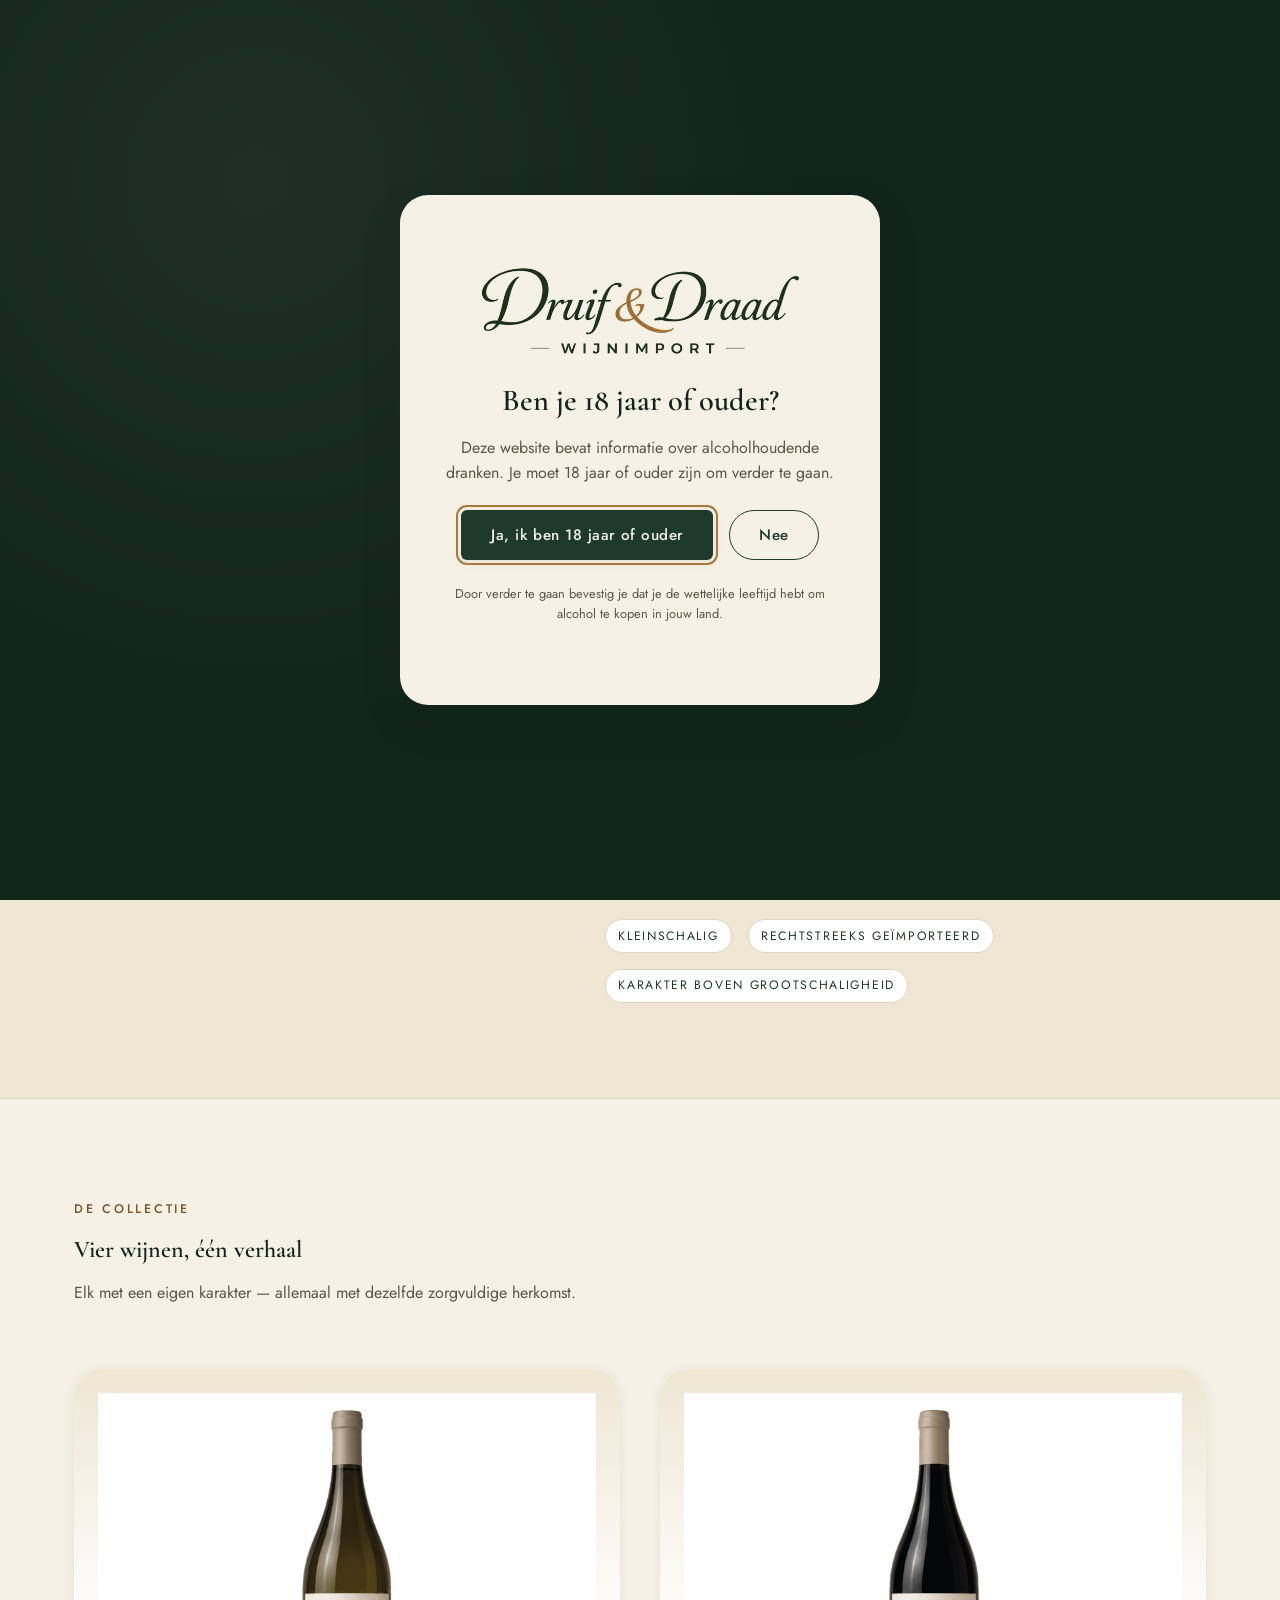
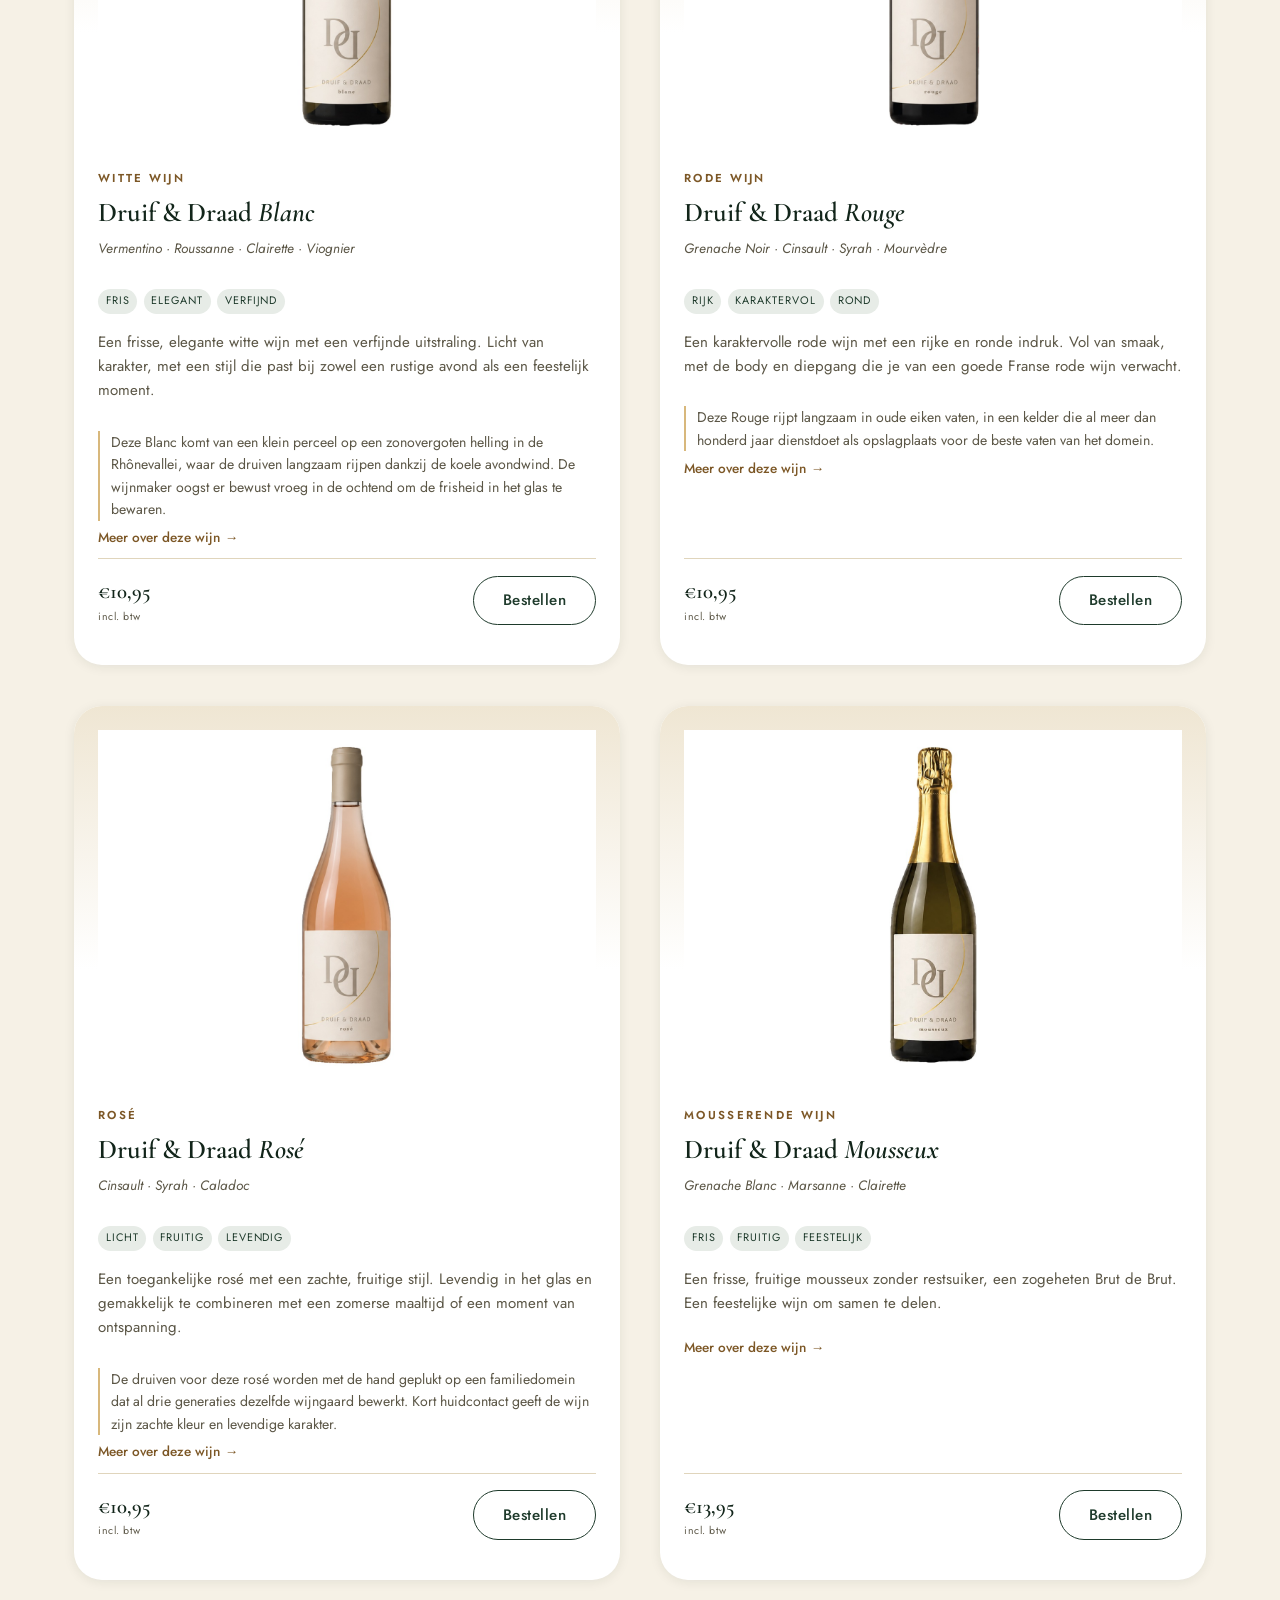
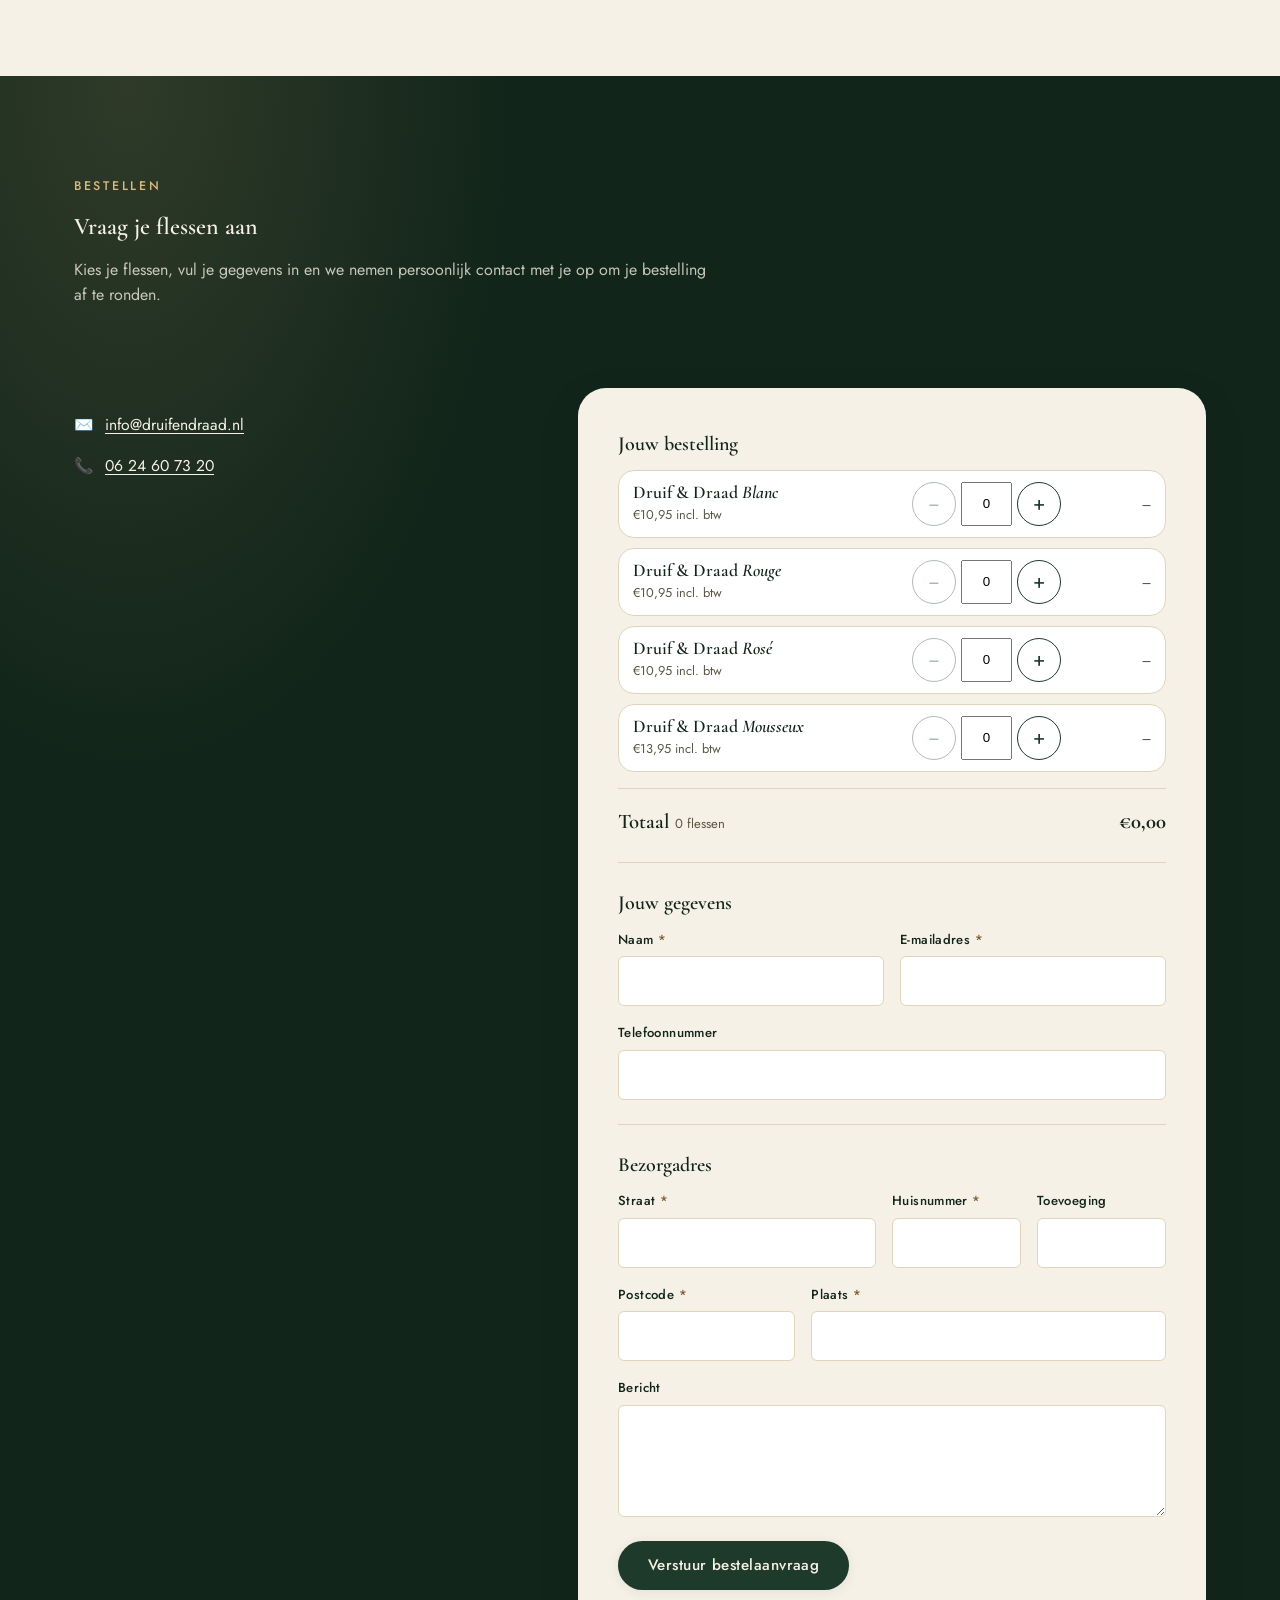
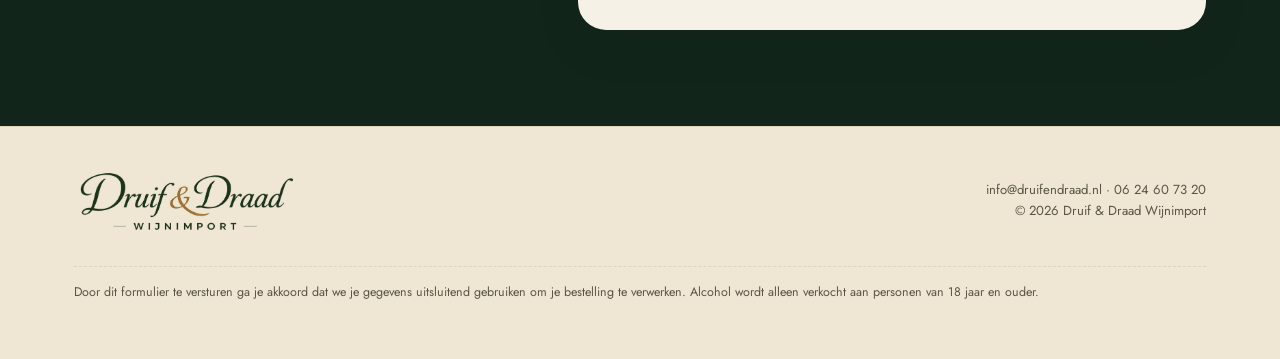
<file: index.html>
<!doctype html>
<html lang="nl">
<head>
  <meta charset="UTF-8">
  <meta name="viewport" content="width=device-width, initial-scale=1">
  <title>Druif &amp; Draad — Franse wijnen, rechtstreeks geïmporteerd</title>
  <meta name="description" content="Druif & Draad is een kleine, onafhankelijke wijnimporteur van Franse wijnen: Blanc, Rouge, Rosé en Mousseux, met zorg geselecteerd bij kleinschalige domeinen.">

  <link rel="icon" type="image/svg+xml" href="assets/img/favicon.svg">
  <link rel="icon" type="image/png" sizes="32x32" href="assets/img/favicon-32.png">
  <link rel="apple-touch-icon" href="assets/img/apple-touch-icon.png">

  <link rel="preconnect" href="https://fonts.googleapis.com">
  <link rel="preconnect" href="https://fonts.gstatic.com" crossorigin>
  <link href="https://fonts.googleapis.com/css2?family=Cormorant+Garamond:ital,wght@0,500;0,600;0,700;1,500;1,600&family=Jost:wght@400;500;600&display=swap" rel="stylesheet">

  <link rel="stylesheet" href="css/style.css">
</head>
<body>
  <a class="skip-link" href="#main-content" data-i18n="skip">Ga naar hoofdinhoud</a>

  <!-- ================= Age gate ================= -->
  <div class="age-gate" id="age-gate" role="dialog" aria-modal="true" aria-labelledby="age-gate-title">
    <div class="age-gate__card" id="age-gate-card">
      <img class="age-gate__logo" src="assets/img/logo.png" width="657" height="196" alt="Druif &amp; Draad Wijnimport">
      <h2 id="age-gate-title" data-i18n="gate.title">Ben je 18 jaar of ouder?</h2>
      <p data-i18n="gate.text">Deze website bevat informatie over alcoholhoudende dranken. Je moet 18 jaar of ouder zijn om verder te gaan.</p>
      <div class="age-gate__actions">
        <button type="button" class="btn btn-primary" id="age-yes" data-i18n="gate.yes">Ja, ik ben 18 jaar of ouder</button>
        <button type="button" class="btn btn-ghost" id="age-no" data-i18n="gate.no">Nee</button>
      </div>
      <p class="age-gate__note" data-i18n="gate.note">Door verder te gaan bevestig je dat je de wettelijke leeftijd hebt om alcohol te kopen in jouw land.</p>
    </div>
  </div>

  <!-- ================= Header ================= -->
  <header class="site-header" id="site-header">
    <div class="container site-header__bar">
      <a class="brand" href="#top">
        <img src="assets/img/logo.png" width="657" height="196" alt="Druif &amp; Draad Wijnimport">
      </a>

      <button class="nav-toggle" id="nav-toggle" aria-expanded="false" aria-controls="site-nav">
        <span class="visually-hidden" data-i18n="nav.toggle">Menu</span>
        <span></span>
      </button>

      <nav class="site-nav" id="site-nav">
        <ul class="nav-links">
          <li><a href="#verhaal" data-i18n="nav.story">Ons verhaal</a></li>
          <li><a href="#wijnen" data-i18n="nav.wines">Wijnen</a></li>
          <li><a href="#bestellen" data-i18n="nav.order">Bestellen</a></li>
          <li><a href="#contact" data-i18n="nav.contact">Contact</a></li>
        </ul>
        <div class="lang-switch" role="group" aria-label="Taal / Language">
          <button type="button" id="lang-nl" aria-pressed="true">NL</button>
          <button type="button" id="lang-en" aria-pressed="false">EN</button>
        </div>
      </nav>
    </div>
  </header>

  <main id="main-content">
    <!-- ================= Hero ================= -->
    <section class="hero" id="top">
      <div class="container">
        <div class="hero__copy reveal">
          <span class="eyebrow" data-i18n="hero.eyebrow">Wijnimport uit Frankrijk</span>
          <h1 class="hero__tagline" data-i18n="hero.tagline">Ontdek. Proef. <em>Deel.</em></h1>
          <p class="hero__lede" data-i18n="hero.lede">Vier Franse wijnen, rechtstreeks geïmporteerd van kleinschalige domeinen — geselecteerd op karakter, niet op grootschaligheid.</p>
          <div class="hero__actions">
            <a class="btn btn-primary" href="#wijnen" data-i18n="hero.cta1">Bekijk de wijnen</a>
            <a class="btn btn-ghost" href="#verhaal" data-i18n="hero.cta2">Ons verhaal</a>
          </div>
        </div>
        <div class="hero__visual reveal">
          <img src="assets/img/wines-group.jpg" width="1400" height="990" alt="Druif &amp; Draad Blanc, Rouge, Rosé en Mousseux naast elkaar" loading="eager" decoding="async">
          <span class="hero__badge" data-i18n="hero.badge">Blanc · Rouge · Rosé · Mousseux</span>
        </div>
      </div>
    </section>

    <!-- ================= Story ================= -->
    <section class="story" id="verhaal">
      <div class="container">
        <div class="reveal">
          <span class="story__mark" aria-hidden="true">&amp;</span>
          <span class="eyebrow" data-i18n="story.eyebrow">Ons verhaal</span>
          <h2 data-i18n="story.heading">De draad tussen wijngaard en tafel</h2>
        </div>
        <div class="reveal">
          <p class="story__text" data-i18n="story.text">Druif &amp; Draad is een kleine, onafhankelijke wijnimporteur die zich richt op wijnen uit Frankrijk. Het idee ontstond uit een liefde voor Franse wijngaarden en het verlangen om die kwaliteit rechtstreeks, zonder omwegen, naar Nederlandse tafels te brengen. Elke fles wordt met zorg geselecteerd bij kleinschalige domeinen, met aandacht voor karakter boven grootschaligheid. De naam verwijst naar de druif zelf en de draad die de wijngaard, de wijnmaker en de mensen die samen een glas delen met elkaar verbindt.</p>
          <ul class="story__keywords">
            <li data-i18n="story.kw1">Kleinschalig</li>
            <li data-i18n="story.kw2">Rechtstreeks geïmporteerd</li>
            <li data-i18n="story.kw3">Karakter boven grootschaligheid</li>
          </ul>
        </div>
      </div>
    </section>

    <!-- ================= Wines ================= -->
    <section class="wines" id="wijnen">
      <div class="container">
        <div class="section-heading reveal">
          <span class="eyebrow" data-i18n="wines.eyebrow">De collectie</span>
          <h2 data-i18n="wines.heading">Vier wijnen, één verhaal</h2>
          <p data-i18n="wines.sub">Elk met een eigen karakter — allemaal met dezelfde zorgvuldige herkomst.</p>
        </div>

        <div class="wines-grid">
          <!-- Blanc -->
          <article class="wine-card reveal">
            <a class="wine-card__figure" href="wijn-blanc.html" aria-label="Meer over Druif &amp; Draad Blanc">
              <img src="assets/img/wine-blanc.jpg" width="1400" height="990" alt="Fles Druif &amp; Draad Blanc" loading="lazy" decoding="async">
            </a>
            <div class="wine-card__body">
              <span class="wine-card__type" data-i18n="wine.blanc.type">Witte wijn</span>
              <h3 class="wine-card__name"><a href="wijn-blanc.html">Druif &amp; Draad <em>Blanc</em></a></h3>
              <p class="wine-card__grapes">Vermentino · Roussanne · Clairette · Viognier</p>
              <ul class="wine-card__keywords">
                <li data-i18n="wine.blanc.kw1">Fris</li>
                <li data-i18n="wine.blanc.kw2">Elegant</li>
                <li data-i18n="wine.blanc.kw3">Verfijnd</li>
              </ul>
              <p class="wine-card__desc" data-i18n="wine.blanc.desc">Een frisse, elegante witte wijn met een verfijnde uitstraling. Licht van karakter, met een stijl die past bij zowel een rustige avond als een feestelijk moment.</p>
              <p class="wine-card__story" data-i18n="wine.blanc.story">Deze Blanc komt van een klein perceel op een zonovergoten helling in de Rhônevallei, waar de druiven langzaam rijpen dankzij de koele avondwind. De wijnmaker oogst er bewust vroeg in de ochtend om de frisheid in het glas te bewaren.</p>
              <a class="wine-card__more" href="wijn-blanc.html" data-i18n="wine.moreCta">Meer over deze wijn <span aria-hidden="true">&rarr;</span></a>
              <div class="wine-card__footer">
                <div class="wine-card__price" data-price-for="blanc">&euro;10,95 <span data-i18n="wine.priceNote">incl. btw</span></div>
                <button type="button" class="btn btn-ghost btn-order-wine" data-wine="blanc" data-i18n="wine.orderCta">Bestellen</button>
              </div>
            </div>
          </article>

          <!-- Rouge -->
          <article class="wine-card reveal">
            <a class="wine-card__figure" href="wijn-rouge.html" aria-label="Meer over Druif &amp; Draad Rouge">
              <img src="assets/img/wine-rouge.jpg" width="1400" height="990" alt="Fles Druif &amp; Draad Rouge" loading="lazy" decoding="async">
            </a>
            <div class="wine-card__body">
              <span class="wine-card__type" data-i18n="wine.rouge.type">Rode wijn</span>
              <h3 class="wine-card__name"><a href="wijn-rouge.html">Druif &amp; Draad <em>Rouge</em></a></h3>
              <p class="wine-card__grapes">Grenache Noir · Cinsault · Syrah · Mourv&egrave;dre</p>
              <ul class="wine-card__keywords">
                <li data-i18n="wine.rouge.kw1">Rijk</li>
                <li data-i18n="wine.rouge.kw2">Karaktervol</li>
                <li data-i18n="wine.rouge.kw3">Rond</li>
              </ul>
              <p class="wine-card__desc" data-i18n="wine.rouge.desc">Een karaktervolle rode wijn met een rijke en ronde indruk. Vol van smaak, met de body en diepgang die je van een goede Franse rode wijn verwacht.</p>
              <p class="wine-card__story" data-i18n="wine.rouge.story">Deze Rouge rijpt langzaam in oude eiken vaten, in een kelder die al meer dan honderd jaar dienstdoet als opslagplaats voor de beste vaten van het domein.</p>
              <a class="wine-card__more" href="wijn-rouge.html" data-i18n="wine.moreCta">Meer over deze wijn <span aria-hidden="true">&rarr;</span></a>
              <div class="wine-card__footer">
                <div class="wine-card__price" data-price-for="rouge">&euro;10,95 <span data-i18n="wine.priceNote">incl. btw</span></div>
                <button type="button" class="btn btn-ghost btn-order-wine" data-wine="rouge" data-i18n="wine.orderCta">Bestellen</button>
              </div>
            </div>
          </article>

          <!-- Rosé -->
          <article class="wine-card reveal">
            <a class="wine-card__figure" href="wijn-rose.html" aria-label="Meer over Druif &amp; Draad Ros&eacute;">
              <img src="assets/img/wine-rose.jpg" width="1400" height="990" alt="Fles Druif &amp; Draad Ros&eacute;" loading="lazy" decoding="async">
            </a>
            <div class="wine-card__body">
              <span class="wine-card__type" data-i18n="wine.rose.type">Rosé</span>
              <h3 class="wine-card__name"><a href="wijn-rose.html">Druif &amp; Draad <em>Ros&eacute;</em></a></h3>
              <p class="wine-card__grapes">Cinsault · Syrah · Caladoc</p>
              <ul class="wine-card__keywords">
                <li data-i18n="wine.rose.kw1">Licht</li>
                <li data-i18n="wine.rose.kw2">Fruitig</li>
                <li data-i18n="wine.rose.kw3">Levendig</li>
              </ul>
              <p class="wine-card__desc" data-i18n="wine.rose.desc">Een toegankelijke ros&eacute; met een zachte, fruitige stijl. Levendig in het glas en gemakkelijk te combineren met een zomerse maaltijd of een moment van ontspanning.</p>
              <p class="wine-card__story" data-i18n="wine.rose.story">De druiven voor deze ros&eacute; worden met de hand geplukt op een familiedomein dat al drie generaties dezelfde wijngaard bewerkt. Kort huidcontact geeft de wijn zijn zachte kleur en levendige karakter.</p>
              <a class="wine-card__more" href="wijn-rose.html" data-i18n="wine.moreCta">Meer over deze wijn <span aria-hidden="true">&rarr;</span></a>
              <div class="wine-card__footer">
                <div class="wine-card__price" data-price-for="rose">&euro;10,95 <span data-i18n="wine.priceNote">incl. btw</span></div>
                <button type="button" class="btn btn-ghost btn-order-wine" data-wine="rose" data-i18n="wine.orderCta">Bestellen</button>
              </div>
            </div>
          </article>
          <!-- Mousseux -->
          <article class="wine-card reveal">
            <a class="wine-card__figure" href="wijn-mousseux.html" aria-label="Meer over Druif &amp; Draad Mousseux">
              <img src="assets/img/wine-mousseux.jpg" width="1400" height="990" alt="Fles Druif &amp; Draad Mousseux" loading="lazy" decoding="async">
            </a>
            <div class="wine-card__body">
              <span class="wine-card__type" data-i18n="wine.mousseux.type">Mousserende wijn</span>
              <h3 class="wine-card__name"><a href="wijn-mousseux.html">Druif &amp; Draad <em>Mousseux</em></a></h3>
              <p class="wine-card__grapes">Grenache Blanc · Marsanne · Clairette</p>
              <ul class="wine-card__keywords">
                <li data-i18n="wine.mousseux.kw1">Fris</li>
                <li data-i18n="wine.mousseux.kw2">Fruitig</li>
                <li data-i18n="wine.mousseux.kw3">Feestelijk</li>
              </ul>
              <p class="wine-card__desc" data-i18n="wine.mousseux.desc">Een frisse, fruitige mousseux zonder restsuiker, een zogeheten Brut de Brut. Een feestelijke wijn om samen te delen.</p>
              <a class="wine-card__more" href="wijn-mousseux.html" data-i18n="wine.moreCta">Meer over deze wijn <span aria-hidden="true">&rarr;</span></a>
              <div class="wine-card__footer">
                <div class="wine-card__price" data-price-for="mousseux">&euro;13,95 <span data-i18n="wine.priceNote">incl. btw</span></div>
                <button type="button" class="btn btn-ghost btn-order-wine" data-wine="mousseux" data-i18n="wine.orderCta">Bestellen</button>
              </div>
            </div>
          </article>
        </div>
      </div>
    </section>

    <!-- ================= Order ================= -->
    <section class="order" id="bestellen">
      <div class="container">
        <div class="section-heading reveal">
          <span class="eyebrow" data-i18n="order.eyebrow">Bestellen</span>
          <h2 data-i18n="order.heading">Vraag je flessen aan</h2>
          <p data-i18n="order.sub">Kies je flessen, vul je gegevens in en we nemen persoonlijk contact met je op om je bestelling af te ronden.</p>
        </div>

        <div class="order-layout">
          <div class="reveal">
            <ul class="order-info__list">
              <li>✉️ <a href="mailto:info@druifendraad.nl">info@druifendraad.nl</a></li>
              <li>📞 <a href="tel:+31624607320">06 24 60 73 20</a></li>
            </ul>
          </div>

          <form class="order-form reveal" id="order-form" novalidate>
            <p class="visually-hidden" aria-hidden="true">
              <label>Niet invullen <input type="text" name="_gotcha" tabindex="-1" autocomplete="off"></label>
            </p>
            <fieldset class="order-fieldset">
              <legend data-i18n="order.yourOrder">Jouw bestelling</legend>
              <div class="order-lines">
                <div class="order-line" data-wine="blanc" data-name="Blanc" data-price="10.95">
                  <div class="order-line__info">
                    <span class="order-line__name">Druif &amp; Draad <em>Blanc</em></span>
                    <span class="order-line__price" data-price-for="blanc">&euro;10,95 <span data-i18n="wine.priceNote">incl. btw</span></span>
                  </div>
                  <div class="stepper">
                    <button type="button" class="stepper__btn" data-step="-1" data-i18n-aria="order.less" aria-label="Minder">&minus;</button>
                    <input class="order-qty" type="number" name="aantal_blanc" min="0" max="99" value="0" inputmode="numeric" data-i18n-aria="order.qtyBlanc" aria-label="Aantal flessen Blanc">
                    <button type="button" class="stepper__btn" data-step="1" data-i18n-aria="order.more" aria-label="Meer">+</button>
                  </div>
                  <span class="order-line__sub">&ndash;</span>
                </div>

                <div class="order-line" data-wine="rouge" data-name="Rouge" data-price="10.95">
                  <div class="order-line__info">
                    <span class="order-line__name">Druif &amp; Draad <em>Rouge</em></span>
                    <span class="order-line__price" data-price-for="rouge">&euro;10,95 <span data-i18n="wine.priceNote">incl. btw</span></span>
                  </div>
                  <div class="stepper">
                    <button type="button" class="stepper__btn" data-step="-1" data-i18n-aria="order.less" aria-label="Minder">&minus;</button>
                    <input class="order-qty" type="number" name="aantal_rouge" min="0" max="99" value="0" inputmode="numeric" data-i18n-aria="order.qtyRouge" aria-label="Aantal flessen Rouge">
                    <button type="button" class="stepper__btn" data-step="1" data-i18n-aria="order.more" aria-label="Meer">+</button>
                  </div>
                  <span class="order-line__sub">&ndash;</span>
                </div>

                <div class="order-line" data-wine="rose" data-name="Rosé" data-price="10.95">
                  <div class="order-line__info">
                    <span class="order-line__name">Druif &amp; Draad <em>Ros&eacute;</em></span>
                    <span class="order-line__price" data-price-for="rose">&euro;10,95 <span data-i18n="wine.priceNote">incl. btw</span></span>
                  </div>
                  <div class="stepper">
                    <button type="button" class="stepper__btn" data-step="-1" data-i18n-aria="order.less" aria-label="Minder">&minus;</button>
                    <input class="order-qty" type="number" name="aantal_rose" min="0" max="99" value="0" inputmode="numeric" data-i18n-aria="order.qtyRose" aria-label="Aantal flessen Rosé">
                    <button type="button" class="stepper__btn" data-step="1" data-i18n-aria="order.more" aria-label="Meer">+</button>
                  </div>
                  <span class="order-line__sub">&ndash;</span>
                </div>

                <div class="order-line" data-wine="mousseux" data-name="Mousseux" data-price="13.95">
                  <div class="order-line__info">
                    <span class="order-line__name">Druif &amp; Draad <em>Mousseux</em></span>
                    <span class="order-line__price" data-price-for="mousseux">&euro;13,95 <span data-i18n="wine.priceNote">incl. btw</span></span>
                  </div>
                  <div class="stepper">
                    <button type="button" class="stepper__btn" data-step="-1" data-i18n-aria="order.less" aria-label="Minder">&minus;</button>
                    <input class="order-qty" type="number" name="aantal_mousseux" min="0" max="99" value="0" inputmode="numeric" data-i18n-aria="order.qtyMousseux" aria-label="Aantal flessen Mousseux">
                    <button type="button" class="stepper__btn" data-step="1" data-i18n-aria="order.more" aria-label="Meer">+</button>
                  </div>
                  <span class="order-line__sub">&ndash;</span>
                </div>
              </div>

              <div class="order-total" aria-live="polite">
                <span><span data-i18n="order.total">Totaal</span> <small id="order-total-count">0 flessen</small></span>
                <strong id="order-total-amount">&euro;0,00</strong>
              </div>
              <p class="order-lines-error" id="order-lines-error" role="alert" hidden></p>
            </fieldset>

            <fieldset class="order-fieldset">
              <legend data-i18n="order.contact">Jouw gegevens</legend>
              <div class="form-row two-col">
                <div class="field">
                  <label for="f-name" class="field-required" data-i18n="order.name">Naam</label>
                  <input type="text" id="f-name" name="naam" autocomplete="name" required>
                </div>
                <div class="field">
                  <label for="f-email" class="field-required" data-i18n="order.email">E-mailadres</label>
                  <input type="email" id="f-email" name="email" autocomplete="email" required>
                </div>
              </div>
              <div class="field">
                <label for="f-phone" data-i18n="order.phone">Telefoonnummer <span class="hint" data-i18n="order.optional">(optioneel)</span></label>
                <input type="tel" id="f-phone" name="telefoon" autocomplete="tel">
              </div>
            </fieldset>

            <fieldset class="order-fieldset">
              <legend data-i18n="order.address">Bezorgadres</legend>
              <div class="form-row address-street">
                <div class="field">
                  <label for="f-street" class="field-required" data-i18n="order.street">Straat</label>
                  <input type="text" id="f-street" name="straat" autocomplete="address-line1" required>
                </div>
                <div class="field">
                  <label for="f-number" class="field-required" data-i18n="order.houseNumber">Huisnummer</label>
                  <input type="text" id="f-number" name="huisnummer" inputmode="numeric" autocomplete="off" required>
                </div>
                <div class="field">
                  <label for="f-addition" data-i18n="order.addition">Toevoeging</label>
                  <input type="text" id="f-addition" name="toevoeging" autocomplete="off">
                </div>
              </div>
              <div class="form-row address-city">
                <div class="field">
                  <label for="f-postcode" class="field-required" data-i18n="order.postcode">Postcode</label>
                  <input type="text" id="f-postcode" name="postcode" autocomplete="postal-code" pattern="[1-9][0-9]{3} ?[A-Za-z]{2}" maxlength="7" required>
                </div>
                <div class="field">
                  <label for="f-city" class="field-required" data-i18n="order.city">Plaats</label>
                  <input type="text" id="f-city" name="plaats" autocomplete="address-level2" required>
                </div>
              </div>
            </fieldset>

            <div class="field">
              <label for="f-message" data-i18n="order.message">Bericht <span class="hint" data-i18n="order.optional">(optioneel)</span></label>
              <textarea id="f-message" name="bericht" rows="3"></textarea>
            </div>

            <div class="order-form__footer">
              <button type="submit" class="btn btn-primary" id="order-submit" data-loading="false">
                <span class="btn-spinner" aria-hidden="true"></span>
                <span class="btn-label" data-i18n="order.submit">Verstuur bestelaanvraag</span>
              </button>
              <p class="form-status" id="form-status" role="status" aria-live="polite"></p>
            </div>
          </form>
        </div>
      </div>
    </section>
  </main>

  <!-- ================= Footer ================= -->
  <footer class="site-footer" id="contact">
    <div class="container">
      <div class="site-footer__brand">
        <img src="assets/img/logo.png" width="657" height="196" alt="" aria-hidden="true">
      </div>
      <div class="site-footer__meta">
        <p>info@druifendraad.nl · 06 24 60 73 20</p>
        <p>&copy; <span id="year"></span> Druif &amp; Draad Wijnimport</p>
      </div>
      <p class="site-footer__legal-note" data-i18n="footer.legal">Door dit formulier te versturen ga je akkoord dat we je gegevens uitsluitend gebruiken om je bestelling te verwerken. Alcohol wordt alleen verkocht aan personen van 18 jaar en ouder.</p>
    </div>
  </footer>

  <script src="js/config.js"></script>
  <script src="js/main.js"></script>
</body>
</html>
</file>
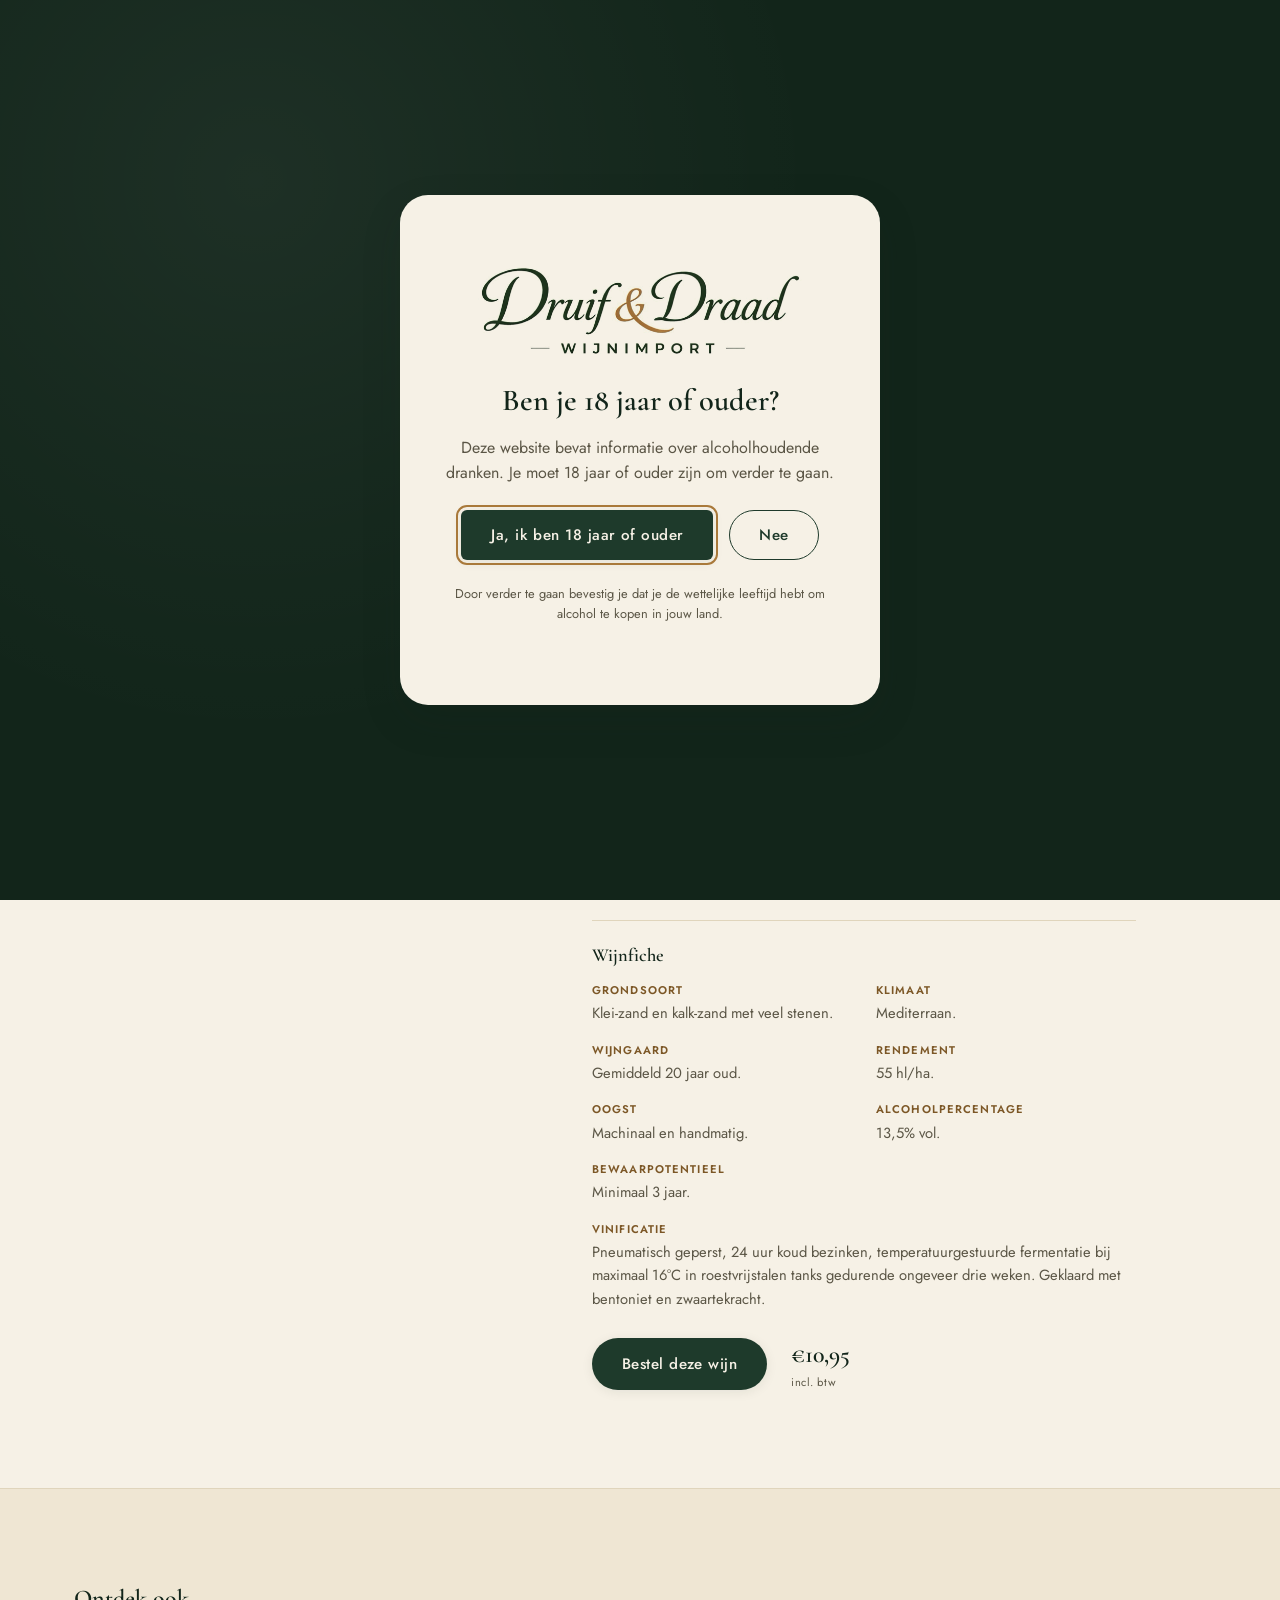
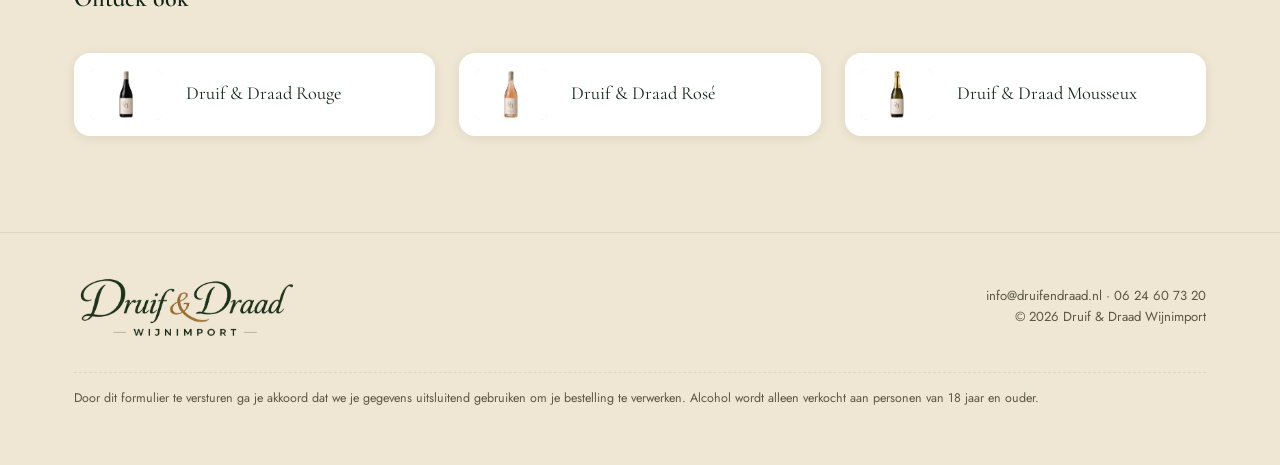
<file: wijn-blanc.html>
<!doctype html>
<html lang="nl">
<head>
  <meta charset="UTF-8">
  <meta name="viewport" content="width=device-width, initial-scale=1">
  <title>Druif &amp; Draad Blanc — Franse witte wijn</title>
  <meta name="description" content="Druif & Draad Blanc: een frisse, elegante witte wijn van Vermentino, Roussanne, Clairette en Viognier, biologisch geteeld in het mediterrane zuiden van Frankrijk.">

  <link rel="icon" type="image/svg+xml" href="assets/img/favicon.svg">
  <link rel="icon" type="image/png" sizes="32x32" href="assets/img/favicon-32.png">
  <link rel="apple-touch-icon" href="assets/img/apple-touch-icon.png">

  <link rel="preconnect" href="https://fonts.googleapis.com">
  <link rel="preconnect" href="https://fonts.gstatic.com" crossorigin>
  <link href="https://fonts.googleapis.com/css2?family=Cormorant+Garamond:ital,wght@0,500;0,600;0,700;1,500;1,600&family=Jost:wght@400;500;600&display=swap" rel="stylesheet">

  <link rel="stylesheet" href="css/style.css">
</head>
<body>
  <a class="skip-link" href="#main-content" data-i18n="skip">Ga naar hoofdinhoud</a>

  <!-- ================= Age gate ================= -->
  <div class="age-gate" id="age-gate" role="dialog" aria-modal="true" aria-labelledby="age-gate-title">
    <div class="age-gate__card" id="age-gate-card">
      <img class="age-gate__logo" src="assets/img/logo.png" width="657" height="196" alt="Druif &amp; Draad Wijnimport">
      <h2 id="age-gate-title" data-i18n="gate.title">Ben je 18 jaar of ouder?</h2>
      <p data-i18n="gate.text">Deze website bevat informatie over alcoholhoudende dranken. Je moet 18 jaar of ouder zijn om verder te gaan.</p>
      <div class="age-gate__actions">
        <button type="button" class="btn btn-primary" id="age-yes" data-i18n="gate.yes">Ja, ik ben 18 jaar of ouder</button>
        <button type="button" class="btn btn-ghost" id="age-no" data-i18n="gate.no">Nee</button>
      </div>
      <p class="age-gate__note" data-i18n="gate.note">Door verder te gaan bevestig je dat je de wettelijke leeftijd hebt om alcohol te kopen in jouw land.</p>
    </div>
  </div>

  <!-- ================= Header ================= -->
  <header class="site-header" id="site-header">
    <div class="container site-header__bar">
      <a class="brand" href="index.html#top">
        <img src="assets/img/logo.png" width="657" height="196" alt="Druif &amp; Draad Wijnimport">
      </a>

      <button class="nav-toggle" id="nav-toggle" aria-expanded="false" aria-controls="site-nav">
        <span class="visually-hidden" data-i18n="nav.toggle">Menu</span>
        <span></span>
      </button>

      <nav class="site-nav" id="site-nav">
        <ul class="nav-links">
          <li><a href="index.html#verhaal" data-i18n="nav.story">Ons verhaal</a></li>
          <li><a href="index.html#wijnen" data-i18n="nav.wines">Wijnen</a></li>
          <li><a href="index.html#bestellen" data-i18n="nav.order">Bestellen</a></li>
          <li><a href="index.html#contact" data-i18n="nav.contact">Contact</a></li>
        </ul>
        <div class="lang-switch" role="group" aria-label="Taal / Language">
          <button type="button" id="lang-nl" aria-pressed="true">NL</button>
          <button type="button" id="lang-en" aria-pressed="false">EN</button>
        </div>
      </nav>
    </div>
  </header>

  <main id="main-content">
    <!-- ================= Wine detail ================= -->
    <section class="wine-detail">
      <div class="container">
        <a class="wine-detail__back" href="index.html#wijnen" data-i18n="winepage.back">&larr; Alle wijnen</a>

        <div class="wine-detail__layout">
          <div class="wine-detail__visual reveal">
            <img src="assets/img/wine-blanc.jpg" width="1400" height="990" alt="Fles Druif &amp; Draad Blanc" loading="eager" decoding="async">
          </div>
          <div class="wine-detail__copy reveal">
            <span class="wine-card__type" data-i18n="wine.blanc.type">Witte wijn</span>
            <h1 class="wine-detail__name">Druif &amp; Draad <em>Blanc</em></h1>
            <p class="wine-card__grapes">Vermentino · Roussanne · Clairette · Viognier</p>
            <div class="wine-detail__badges">
              <span class="wine-detail__classification" data-i18n="wine.blanc.classification">Vin de Pays de M&eacute;diterran&eacute;e</span>
              <span class="wine-detail__badge" data-i18n="wine.blanc.badge1">Biologisch</span>
              <span class="wine-detail__badge" data-i18n="wine.blanc.badge2">Vegan</span>
            </div>
            <ul class="wine-card__keywords">
              <li data-i18n="wine.blanc.kw1">Fris</li>
              <li data-i18n="wine.blanc.kw2">Elegant</li>
              <li data-i18n="wine.blanc.kw3">Verfijnd</li>
            </ul>
            <p class="wine-detail__desc" data-i18n="wine.blanc.desc">Een frisse, elegante witte wijn met een verfijnde uitstraling. Licht van karakter, met een stijl die past bij zowel een rustige avond als een feestelijk moment.</p>
            <p class="wine-detail__story" data-i18n="wine.blanc.storyFull">Deze Blanc komt van een klein perceel op een zonovergoten helling in de Rhônevallei, waar de druiven langzaam rijpen dankzij de koele avondwind. De wijnmaker oogst er bewust vroeg in de ochtend om de frisheid in het glas te bewaren. Het resultaat is een wijn die de rust van die heuvel in elke slok meedraagt.</p>

            <span class="wine-card__type" data-i18n="winepage.tastingLabel">Proeverij</span>
            <p class="wine-detail__desc" data-i18n="wine.blanc.tasting">Een witte wijn vol fruit, met aroma&rsquo;s van abrikoos, perzik, ananas en een vleugje venkel. De smaak is vol, rond en aangenaam vet, met een lange, elegante afdronk.</p>

            <div class="wine-detail__meta">
              <span class="wine-detail__meta-label" data-i18n="winepage.serveLabel">Serveertip</span>
              <p data-i18n="wine.blanc.pairing">Heerlijk als aperitief of bij de maaltijd &mdash; en verrassend lekker bij een kaasplateau.</p>
            </div>

            <div class="wine-detail__specs">
              <h2 data-i18n="winepage.specsHeading">Wijnfiche</h2>
              <dl>
                <div><dt data-i18n="specs.soil">Grondsoort</dt><dd data-i18n="wine.blanc.spec.soil">Klei-zand en kalk-zand met veel stenen.</dd></div>
                <div><dt data-i18n="specs.climate">Klimaat</dt><dd data-i18n="wine.blanc.spec.climate">Mediterraan.</dd></div>
                <div><dt data-i18n="specs.vineyard">Wijngaard</dt><dd data-i18n="wine.blanc.spec.vineyard">Gemiddeld 20 jaar oud.</dd></div>
                <div><dt data-i18n="specs.yield">Rendement</dt><dd data-i18n="wine.blanc.spec.yield">55 hl/ha.</dd></div>
                <div><dt data-i18n="specs.harvest">Oogst</dt><dd data-i18n="wine.blanc.spec.harvest">Machinaal en handmatig.</dd></div>
                <div><dt data-i18n="specs.abv">Alcoholpercentage</dt><dd data-i18n="wine.blanc.spec.abv">13,5% vol.</dd></div>
                <div><dt data-i18n="specs.aging">Bewaarpotentieel</dt><dd data-i18n="wine.blanc.spec.aging">Minimaal 3 jaar.</dd></div>
                <div class="wine-detail__specs-full"><dt data-i18n="specs.vinification">Vinificatie</dt><dd data-i18n="wine.blanc.spec.vinification">Pneumatisch geperst, 24 uur koud bezinken, temperatuurgestuurde fermentatie bij maximaal 16&deg;C in roestvrijstalen tanks gedurende ongeveer drie weken. Geklaard met bentoniet en zwaartekracht.</dd></div>
              </dl>
            </div>

            <div class="wine-detail__actions">
              <a class="btn btn-primary" href="index.html?wine=blanc#bestellen" data-i18n="winepage.orderCta">Bestel deze wijn</a>
              <div class="wine-detail__price" data-price-for="blanc">&euro;10,95 <span data-i18n="wine.priceNote">incl. btw</span></div>
            </div>
          </div>
        </div>
      </div>
    </section>

    <!-- ================= Other wines ================= -->
    <section class="wine-detail__others">
      <div class="container">
        <h2 data-i18n="winepage.othersHeading">Ontdek ook</h2>
        <div class="wine-detail__others-grid">
          <a class="wine-detail__other-card" href="wijn-rouge.html">
            <img src="assets/img/wine-rouge.jpg" width="1400" height="990" alt="" aria-hidden="true">
            <span>Druif &amp; Draad Rouge</span>
          </a>
          <a class="wine-detail__other-card" href="wijn-rose.html">
            <img src="assets/img/wine-rose.jpg" width="1400" height="990" alt="" aria-hidden="true">
            <span>Druif &amp; Draad Ros&eacute;</span>
          </a>
          <a class="wine-detail__other-card" href="wijn-mousseux.html">
            <img src="assets/img/wine-mousseux.jpg" width="1400" height="990" alt="" aria-hidden="true">
            <span>Druif &amp; Draad Mousseux</span>
          </a>
        </div>
      </div>
    </section>
  </main>

  <!-- ================= Footer ================= -->
  <footer class="site-footer" id="contact">
    <div class="container">
      <div class="site-footer__brand">
        <img src="assets/img/logo.png" width="657" height="196" alt="" aria-hidden="true">
      </div>
      <div class="site-footer__meta">
        <p>info@druifendraad.nl · 06 24 60 73 20</p>
        <p>&copy; <span id="year"></span> Druif &amp; Draad Wijnimport</p>
      </div>
      <p class="site-footer__legal-note" data-i18n="footer.legal">Door dit formulier te versturen ga je akkoord dat we je gegevens uitsluitend gebruiken om je bestelling te verwerken. Alcohol wordt alleen verkocht aan personen van 18 jaar en ouder.</p>
    </div>
  </footer>

  <script src="js/config.js"></script>
  <script src="js/main.js"></script>
</body>
</html>
</file>
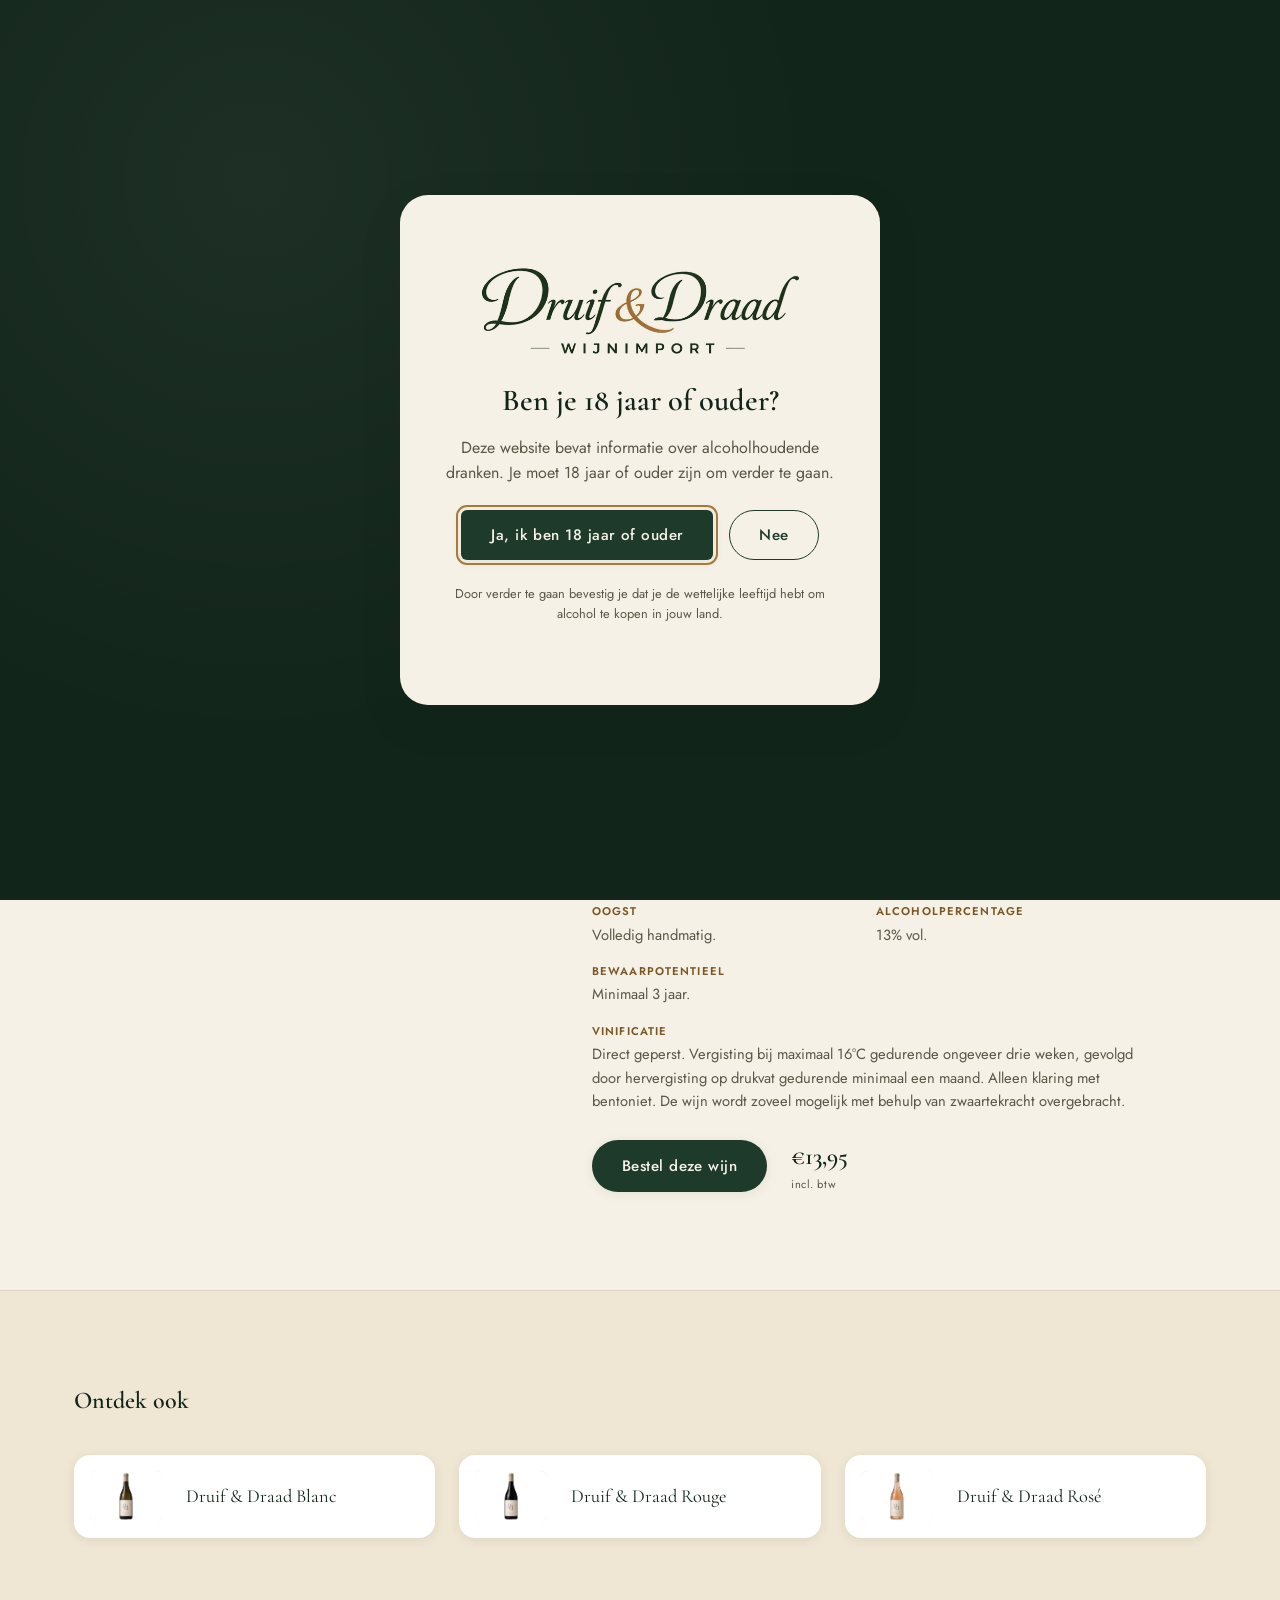
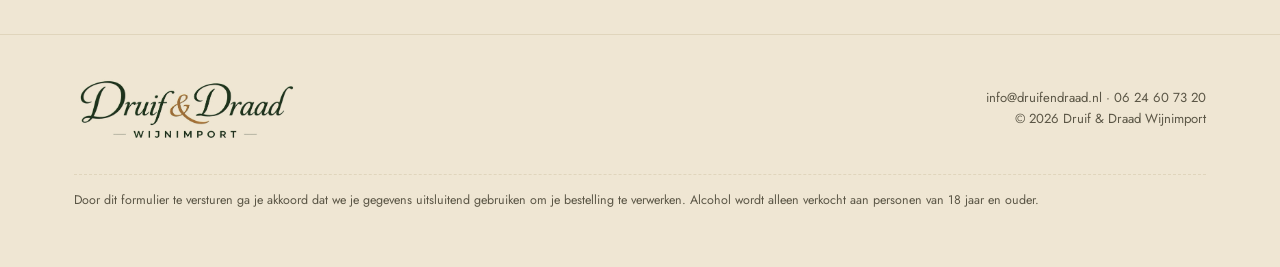
<file: wijn-mousseux.html>
<!doctype html>
<html lang="nl">
<head>
  <meta charset="UTF-8">
  <meta name="viewport" content="width=device-width, initial-scale=1">
  <title>Druif &amp; Draad Mousseux — Franse mousserende wijn</title>
  <meta name="description" content="Druif & Draad Mousseux: een frisse, fruitige Brut de Brut van Grenache Blanc, Marsanne en Clairette, volledig met de hand geoogst in het mediterrane zuiden van Frankrijk. Vegan.">

  <link rel="icon" type="image/svg+xml" href="assets/img/favicon.svg">
  <link rel="icon" type="image/png" sizes="32x32" href="assets/img/favicon-32.png">
  <link rel="apple-touch-icon" href="assets/img/apple-touch-icon.png">

  <link rel="preconnect" href="https://fonts.googleapis.com">
  <link rel="preconnect" href="https://fonts.gstatic.com" crossorigin>
  <link href="https://fonts.googleapis.com/css2?family=Cormorant+Garamond:ital,wght@0,500;0,600;0,700;1,500;1,600&family=Jost:wght@400;500;600&display=swap" rel="stylesheet">

  <link rel="stylesheet" href="css/style.css">
</head>
<body>
  <a class="skip-link" href="#main-content" data-i18n="skip">Ga naar hoofdinhoud</a>

  <!-- ================= Age gate ================= -->
  <div class="age-gate" id="age-gate" role="dialog" aria-modal="true" aria-labelledby="age-gate-title">
    <div class="age-gate__card" id="age-gate-card">
      <img class="age-gate__logo" src="assets/img/logo.png" width="657" height="196" alt="Druif &amp; Draad Wijnimport">
      <h2 id="age-gate-title" data-i18n="gate.title">Ben je 18 jaar of ouder?</h2>
      <p data-i18n="gate.text">Deze website bevat informatie over alcoholhoudende dranken. Je moet 18 jaar of ouder zijn om verder te gaan.</p>
      <div class="age-gate__actions">
        <button type="button" class="btn btn-primary" id="age-yes" data-i18n="gate.yes">Ja, ik ben 18 jaar of ouder</button>
        <button type="button" class="btn btn-ghost" id="age-no" data-i18n="gate.no">Nee</button>
      </div>
      <p class="age-gate__note" data-i18n="gate.note">Door verder te gaan bevestig je dat je de wettelijke leeftijd hebt om alcohol te kopen in jouw land.</p>
    </div>
  </div>

  <!-- ================= Header ================= -->
  <header class="site-header" id="site-header">
    <div class="container site-header__bar">
      <a class="brand" href="index.html#top">
        <img src="assets/img/logo.png" width="657" height="196" alt="Druif &amp; Draad Wijnimport">
      </a>

      <button class="nav-toggle" id="nav-toggle" aria-expanded="false" aria-controls="site-nav">
        <span class="visually-hidden" data-i18n="nav.toggle">Menu</span>
        <span></span>
      </button>

      <nav class="site-nav" id="site-nav">
        <ul class="nav-links">
          <li><a href="index.html#verhaal" data-i18n="nav.story">Ons verhaal</a></li>
          <li><a href="index.html#wijnen" data-i18n="nav.wines">Wijnen</a></li>
          <li><a href="index.html#bestellen" data-i18n="nav.order">Bestellen</a></li>
          <li><a href="index.html#contact" data-i18n="nav.contact">Contact</a></li>
        </ul>
        <div class="lang-switch" role="group" aria-label="Taal / Language">
          <button type="button" id="lang-nl" aria-pressed="true">NL</button>
          <button type="button" id="lang-en" aria-pressed="false">EN</button>
        </div>
      </nav>
    </div>
  </header>

  <main id="main-content">
    <!-- ================= Wine detail ================= -->
    <section class="wine-detail">
      <div class="container">
        <a class="wine-detail__back" href="index.html#wijnen" data-i18n="winepage.back">&larr; Alle wijnen</a>

        <div class="wine-detail__layout">
          <div class="wine-detail__visual reveal">
            <img src="assets/img/wine-mousseux.jpg" width="1400" height="990" alt="Fles Druif &amp; Draad Mousseux" loading="eager" decoding="async">
          </div>
          <div class="wine-detail__copy reveal">
            <span class="wine-card__type" data-i18n="wine.mousseux.type">Mousserende wijn</span>
            <h1 class="wine-detail__name">Druif &amp; Draad <em>Mousseux</em></h1>
            <p class="wine-card__grapes">Grenache Blanc · Marsanne · Clairette</p>
            <div class="wine-detail__badges">
              <span class="wine-detail__classification" data-i18n="wine.mousseux.classification">Vin de France</span>
              <span class="wine-detail__badge" data-i18n="wine.mousseux.badge1">Vegan</span>
            </div>
            <ul class="wine-card__keywords">
              <li data-i18n="wine.mousseux.kw1">Fris</li>
              <li data-i18n="wine.mousseux.kw2">Fruitig</li>
              <li data-i18n="wine.mousseux.kw3">Feestelijk</li>
            </ul>
            <p class="wine-detail__desc" data-i18n="wine.mousseux.desc">Een frisse, fruitige mousseux zonder restsuiker, een zogeheten Brut de Brut. Een feestelijke wijn om samen te delen.</p>

            <span class="wine-card__type" data-i18n="winepage.tastingLabel">Proeverij</span>
            <p class="wine-detail__desc" data-i18n="wine.mousseux.tasting">Deze witte wijn is op tank doorgegist en heeft nagenoeg geen restsuiker, een zogeheten Brut de Brut. De aroma&rsquo;s zijn zeer fris, met jong vers fruit zoals appel, abrikoos, perzik en witte aalbes, en een vleugje brioche. De smaak is heerlijk fris en fruitig, met een zeer aangename, frisse afdronk. Kortom: een feestelijke wijn om samen te delen. Sant&eacute;!</p>

            <div class="wine-detail__specs">
              <h2 data-i18n="winepage.specsHeading">Wijnfiche</h2>
              <dl>
                <div><dt data-i18n="specs.soil">Grondsoort</dt><dd data-i18n="wine.mousseux.spec.soil">Klei-zand en kalk-zand met veel stenen.</dd></div>
                <div><dt data-i18n="specs.climate">Klimaat</dt><dd data-i18n="wine.mousseux.spec.climate">Mediterraan.</dd></div>
                <div><dt data-i18n="specs.vineyard">Wijngaard</dt><dd data-i18n="wine.mousseux.spec.vineyard">15&ndash;30 jaar oud, op draad, 1,60 meter hoog.</dd></div>
                <div><dt data-i18n="specs.yield">Rendement</dt><dd data-i18n="wine.mousseux.spec.yield">55 hl/ha.</dd></div>
                <div><dt data-i18n="specs.harvest">Oogst</dt><dd data-i18n="wine.mousseux.spec.harvest">Volledig handmatig.</dd></div>
                <div><dt data-i18n="specs.abv">Alcoholpercentage</dt><dd data-i18n="wine.mousseux.spec.abv">13% vol.</dd></div>
                <div><dt data-i18n="specs.aging">Bewaarpotentieel</dt><dd data-i18n="wine.mousseux.spec.aging">Minimaal 3 jaar.</dd></div>
                <div class="wine-detail__specs-full"><dt data-i18n="specs.vinification">Vinificatie</dt><dd data-i18n="wine.mousseux.spec.vinification">Direct geperst. Vergisting bij maximaal 16&deg;C gedurende ongeveer drie weken, gevolgd door hervergisting op drukvat gedurende minimaal een maand. Alleen klaring met bentoniet. De wijn wordt zoveel mogelijk met behulp van zwaartekracht overgebracht.</dd></div>
              </dl>
            </div>

            <div class="wine-detail__actions">
              <a class="btn btn-primary" href="index.html?wine=mousseux#bestellen" data-i18n="winepage.orderCta">Bestel deze wijn</a>
              <div class="wine-detail__price" data-price-for="mousseux">&euro;13,95 <span data-i18n="wine.priceNote">incl. btw</span></div>
            </div>
          </div>
        </div>
      </div>
    </section>

    <!-- ================= Other wines ================= -->
    <section class="wine-detail__others">
      <div class="container">
        <h2 data-i18n="winepage.othersHeading">Ontdek ook</h2>
        <div class="wine-detail__others-grid">
          <a class="wine-detail__other-card" href="wijn-blanc.html">
            <img src="assets/img/wine-blanc.jpg" width="1400" height="990" alt="" aria-hidden="true">
            <span>Druif &amp; Draad Blanc</span>
          </a>
          <a class="wine-detail__other-card" href="wijn-rouge.html">
            <img src="assets/img/wine-rouge.jpg" width="1400" height="990" alt="" aria-hidden="true">
            <span>Druif &amp; Draad Rouge</span>
          </a>
          <a class="wine-detail__other-card" href="wijn-rose.html">
            <img src="assets/img/wine-rose.jpg" width="1400" height="990" alt="" aria-hidden="true">
            <span>Druif &amp; Draad Ros&eacute;</span>
          </a>
        </div>
      </div>
    </section>
  </main>

  <!-- ================= Footer ================= -->
  <footer class="site-footer" id="contact">
    <div class="container">
      <div class="site-footer__brand">
        <img src="assets/img/logo.png" width="657" height="196" alt="" aria-hidden="true">
      </div>
      <div class="site-footer__meta">
        <p>info@druifendraad.nl · 06 24 60 73 20</p>
        <p>&copy; <span id="year"></span> Druif &amp; Draad Wijnimport</p>
      </div>
      <p class="site-footer__legal-note" data-i18n="footer.legal">Door dit formulier te versturen ga je akkoord dat we je gegevens uitsluitend gebruiken om je bestelling te verwerken. Alcohol wordt alleen verkocht aan personen van 18 jaar en ouder.</p>
    </div>
  </footer>

  <script src="js/config.js"></script>
  <script src="js/main.js"></script>
</body>
</html>
</file>
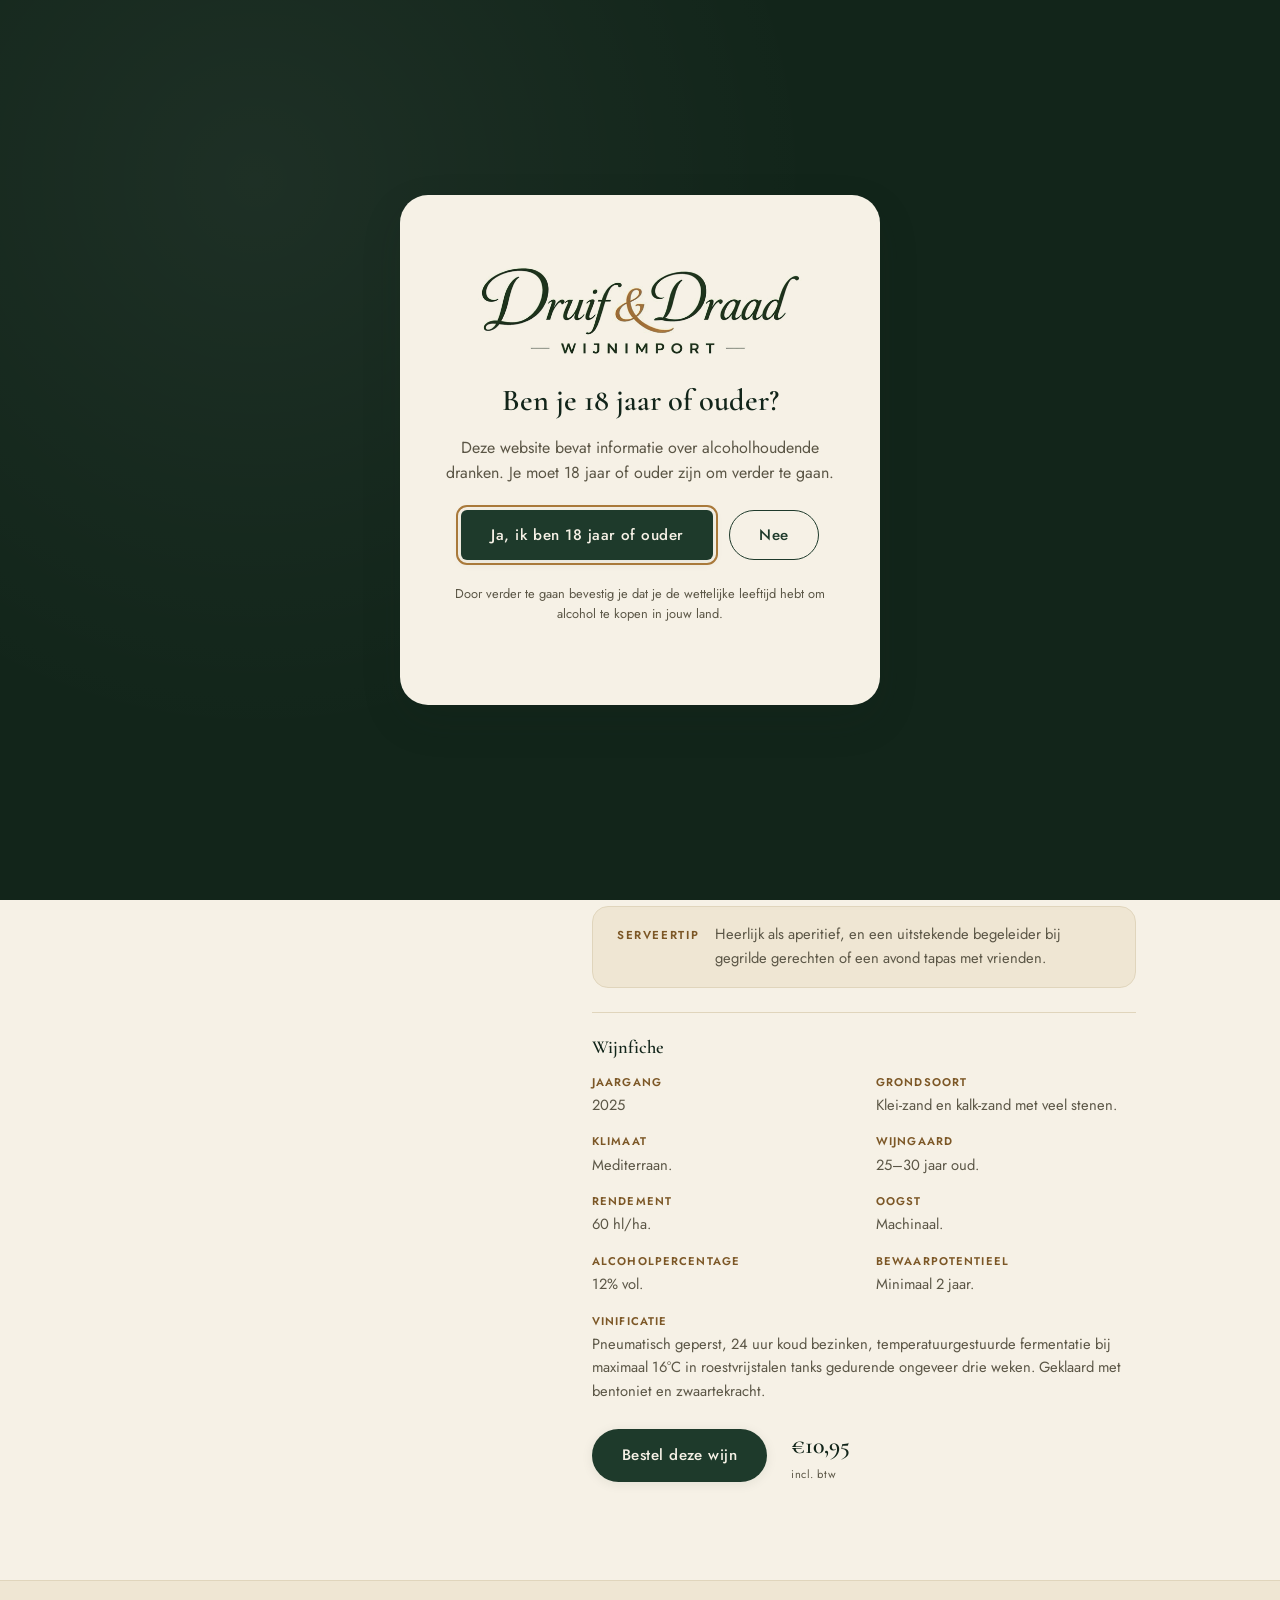
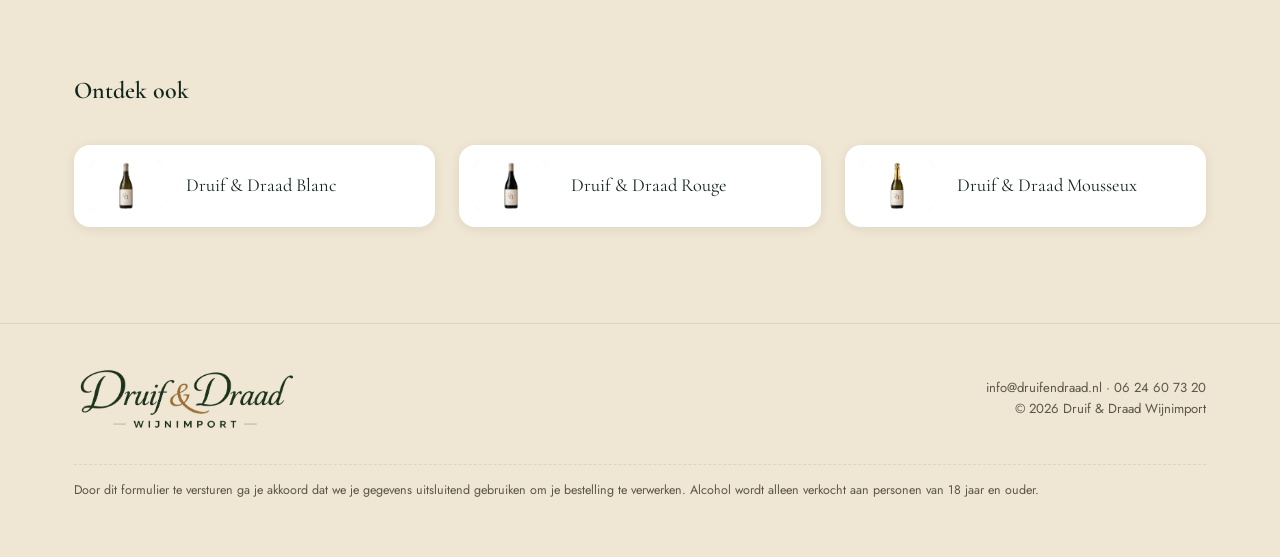
<file: wijn-rose.html>
<!doctype html>
<html lang="nl">
<head>
  <meta charset="UTF-8">
  <meta name="viewport" content="width=device-width, initial-scale=1">
  <title>Druif &amp; Draad Ros&eacute; — Franse ros&eacute;</title>
  <meta name="description" content="Druif & Draad Rosé: een frisse, fruitige rosé van Cinsault, Syrah en Caladoc, jaargang 2025, rechtstreeks geïmporteerd uit het mediterrane zuiden van Frankrijk.">

  <link rel="icon" type="image/svg+xml" href="assets/img/favicon.svg">
  <link rel="icon" type="image/png" sizes="32x32" href="assets/img/favicon-32.png">
  <link rel="apple-touch-icon" href="assets/img/apple-touch-icon.png">

  <link rel="preconnect" href="https://fonts.googleapis.com">
  <link rel="preconnect" href="https://fonts.gstatic.com" crossorigin>
  <link href="https://fonts.googleapis.com/css2?family=Cormorant+Garamond:ital,wght@0,500;0,600;0,700;1,500;1,600&family=Jost:wght@400;500;600&display=swap" rel="stylesheet">

  <link rel="stylesheet" href="css/style.css">
</head>
<body>
  <a class="skip-link" href="#main-content" data-i18n="skip">Ga naar hoofdinhoud</a>

  <!-- ================= Age gate ================= -->
  <div class="age-gate" id="age-gate" role="dialog" aria-modal="true" aria-labelledby="age-gate-title">
    <div class="age-gate__card" id="age-gate-card">
      <img class="age-gate__logo" src="assets/img/logo.png" width="657" height="196" alt="Druif &amp; Draad Wijnimport">
      <h2 id="age-gate-title" data-i18n="gate.title">Ben je 18 jaar of ouder?</h2>
      <p data-i18n="gate.text">Deze website bevat informatie over alcoholhoudende dranken. Je moet 18 jaar of ouder zijn om verder te gaan.</p>
      <div class="age-gate__actions">
        <button type="button" class="btn btn-primary" id="age-yes" data-i18n="gate.yes">Ja, ik ben 18 jaar of ouder</button>
        <button type="button" class="btn btn-ghost" id="age-no" data-i18n="gate.no">Nee</button>
      </div>
      <p class="age-gate__note" data-i18n="gate.note">Door verder te gaan bevestig je dat je de wettelijke leeftijd hebt om alcohol te kopen in jouw land.</p>
    </div>
  </div>

  <!-- ================= Header ================= -->
  <header class="site-header" id="site-header">
    <div class="container site-header__bar">
      <a class="brand" href="index.html#top">
        <img src="assets/img/logo.png" width="657" height="196" alt="Druif &amp; Draad Wijnimport">
      </a>

      <button class="nav-toggle" id="nav-toggle" aria-expanded="false" aria-controls="site-nav">
        <span class="visually-hidden" data-i18n="nav.toggle">Menu</span>
        <span></span>
      </button>

      <nav class="site-nav" id="site-nav">
        <ul class="nav-links">
          <li><a href="index.html#verhaal" data-i18n="nav.story">Ons verhaal</a></li>
          <li><a href="index.html#wijnen" data-i18n="nav.wines">Wijnen</a></li>
          <li><a href="index.html#bestellen" data-i18n="nav.order">Bestellen</a></li>
          <li><a href="index.html#contact" data-i18n="nav.contact">Contact</a></li>
        </ul>
        <div class="lang-switch" role="group" aria-label="Taal / Language">
          <button type="button" id="lang-nl" aria-pressed="true">NL</button>
          <button type="button" id="lang-en" aria-pressed="false">EN</button>
        </div>
      </nav>
    </div>
  </header>

  <main id="main-content">
    <!-- ================= Wine detail ================= -->
    <section class="wine-detail">
      <div class="container">
        <a class="wine-detail__back" href="index.html#wijnen" data-i18n="winepage.back">&larr; Alle wijnen</a>

        <div class="wine-detail__layout">
          <div class="wine-detail__visual reveal">
            <img src="assets/img/wine-rose.jpg" width="1400" height="990" alt="Fles Druif &amp; Draad Ros&eacute;" loading="eager" decoding="async">
          </div>
          <div class="wine-detail__copy reveal">
            <span class="wine-card__type" data-i18n="wine.rose.type">Ros&eacute;</span>
            <h1 class="wine-detail__name">Druif &amp; Draad <em>Ros&eacute;</em></h1>
            <p class="wine-card__grapes">Cinsault · Syrah · Caladoc</p>
            <div class="wine-detail__badges">
              <span class="wine-detail__classification" data-i18n="wine.rose.classification">Vin de France</span>
              <span class="wine-detail__badge" data-i18n="wine.rose.vintage">2025</span>
            </div>
            <p class="wine-detail__note" data-i18n="wine.rose.note">Een geselecteerde wijn van een bevriende producent, waar we net zo trots op zijn als op onze eigen selectie.</p>
            <ul class="wine-card__keywords">
              <li data-i18n="wine.rose.kw1">Licht</li>
              <li data-i18n="wine.rose.kw2">Fruitig</li>
              <li data-i18n="wine.rose.kw3">Levendig</li>
            </ul>
            <p class="wine-detail__desc" data-i18n="wine.rose.desc">Een toegankelijke ros&eacute; met een zachte, fruitige stijl. Levendig in het glas en gemakkelijk te combineren met een zomerse maaltijd of een moment van ontspanning.</p>
            <p class="wine-detail__story" data-i18n="wine.rose.storyFull">De druiven voor deze ros&eacute; worden met de hand geplukt op een familiedomein dat al drie generaties dezelfde wijngaard bewerkt. Kort huidcontact geeft de wijn zijn zachte kleur en levendige karakter, precies zoals de familie het al decennia doet, op gevoel en ervaring in plaats van strak protocol.</p>

            <span class="wine-card__type" data-i18n="winepage.tastingLabel">Proeverij</span>
            <p class="wine-detail__desc" data-i18n="wine.rose.tasting">Opvallend fris en fruitig, met aroma&rsquo;s van perzik, abrikoos, guave, framboos, venkel, een vleugje limoen en een hint van witte bloesem. De smaak is fris en sappig, met een mooie balans tussen zuur en alcohol en een afdronk die zacht blijft hangen.</p>

            <div class="wine-detail__meta">
              <span class="wine-detail__meta-label" data-i18n="winepage.serveLabel">Serveertip</span>
              <p data-i18n="wine.rose.pairing">Heerlijk als aperitief, en een uitstekende begeleider bij gegrilde gerechten of een avond tapas met vrienden.</p>
            </div>

            <div class="wine-detail__specs">
              <h2 data-i18n="winepage.specsHeading">Wijnfiche</h2>
              <dl>
                <div><dt data-i18n="specs.vintage">Jaargang</dt><dd data-i18n="wine.rose.vintage">2025</dd></div>
                <div><dt data-i18n="specs.soil">Grondsoort</dt><dd data-i18n="wine.rose.spec.soil">Klei-zand en kalk-zand met veel stenen.</dd></div>
                <div><dt data-i18n="specs.climate">Klimaat</dt><dd data-i18n="wine.rose.spec.climate">Mediterraan.</dd></div>
                <div><dt data-i18n="specs.vineyard">Wijngaard</dt><dd data-i18n="wine.rose.spec.vineyard">25&ndash;30 jaar oud.</dd></div>
                <div><dt data-i18n="specs.yield">Rendement</dt><dd data-i18n="wine.rose.spec.yield">60 hl/ha.</dd></div>
                <div><dt data-i18n="specs.harvest">Oogst</dt><dd data-i18n="wine.rose.spec.harvest">Machinaal.</dd></div>
                <div><dt data-i18n="specs.abv">Alcoholpercentage</dt><dd data-i18n="wine.rose.spec.abv">12% vol.</dd></div>
                <div><dt data-i18n="specs.aging">Bewaarpotentieel</dt><dd data-i18n="wine.rose.spec.aging">Minimaal 2 jaar.</dd></div>
                <div class="wine-detail__specs-full"><dt data-i18n="specs.vinification">Vinificatie</dt><dd data-i18n="wine.rose.spec.vinification">Pneumatisch geperst, 24 uur koud bezinken, temperatuurgestuurde fermentatie bij maximaal 16&deg;C in roestvrijstalen tanks gedurende ongeveer drie weken. Geklaard met bentoniet en zwaartekracht.</dd></div>
              </dl>
            </div>

            <div class="wine-detail__actions">
              <a class="btn btn-primary" href="index.html?wine=rose#bestellen" data-i18n="winepage.orderCta">Bestel deze wijn</a>
              <div class="wine-detail__price" data-price-for="rose">&euro;10,95 <span data-i18n="wine.priceNote">incl. btw</span></div>
            </div>
          </div>
        </div>
      </div>
    </section>

    <!-- ================= Other wines ================= -->
    <section class="wine-detail__others">
      <div class="container">
        <h2 data-i18n="winepage.othersHeading">Ontdek ook</h2>
        <div class="wine-detail__others-grid">
          <a class="wine-detail__other-card" href="wijn-blanc.html">
            <img src="assets/img/wine-blanc.jpg" width="1400" height="990" alt="" aria-hidden="true">
            <span>Druif &amp; Draad Blanc</span>
          </a>
          <a class="wine-detail__other-card" href="wijn-rouge.html">
            <img src="assets/img/wine-rouge.jpg" width="1400" height="990" alt="" aria-hidden="true">
            <span>Druif &amp; Draad Rouge</span>
          </a>
          <a class="wine-detail__other-card" href="wijn-mousseux.html">
            <img src="assets/img/wine-mousseux.jpg" width="1400" height="990" alt="" aria-hidden="true">
            <span>Druif &amp; Draad Mousseux</span>
          </a>
        </div>
      </div>
    </section>
  </main>

  <!-- ================= Footer ================= -->
  <footer class="site-footer" id="contact">
    <div class="container">
      <div class="site-footer__brand">
        <img src="assets/img/logo.png" width="657" height="196" alt="" aria-hidden="true">
      </div>
      <div class="site-footer__meta">
        <p>info@druifendraad.nl · 06 24 60 73 20</p>
        <p>&copy; <span id="year"></span> Druif &amp; Draad Wijnimport</p>
      </div>
      <p class="site-footer__legal-note" data-i18n="footer.legal">Door dit formulier te versturen ga je akkoord dat we je gegevens uitsluitend gebruiken om je bestelling te verwerken. Alcohol wordt alleen verkocht aan personen van 18 jaar en ouder.</p>
    </div>
  </footer>

  <script src="js/config.js"></script>
  <script src="js/main.js"></script>
</body>
</html>
</file>
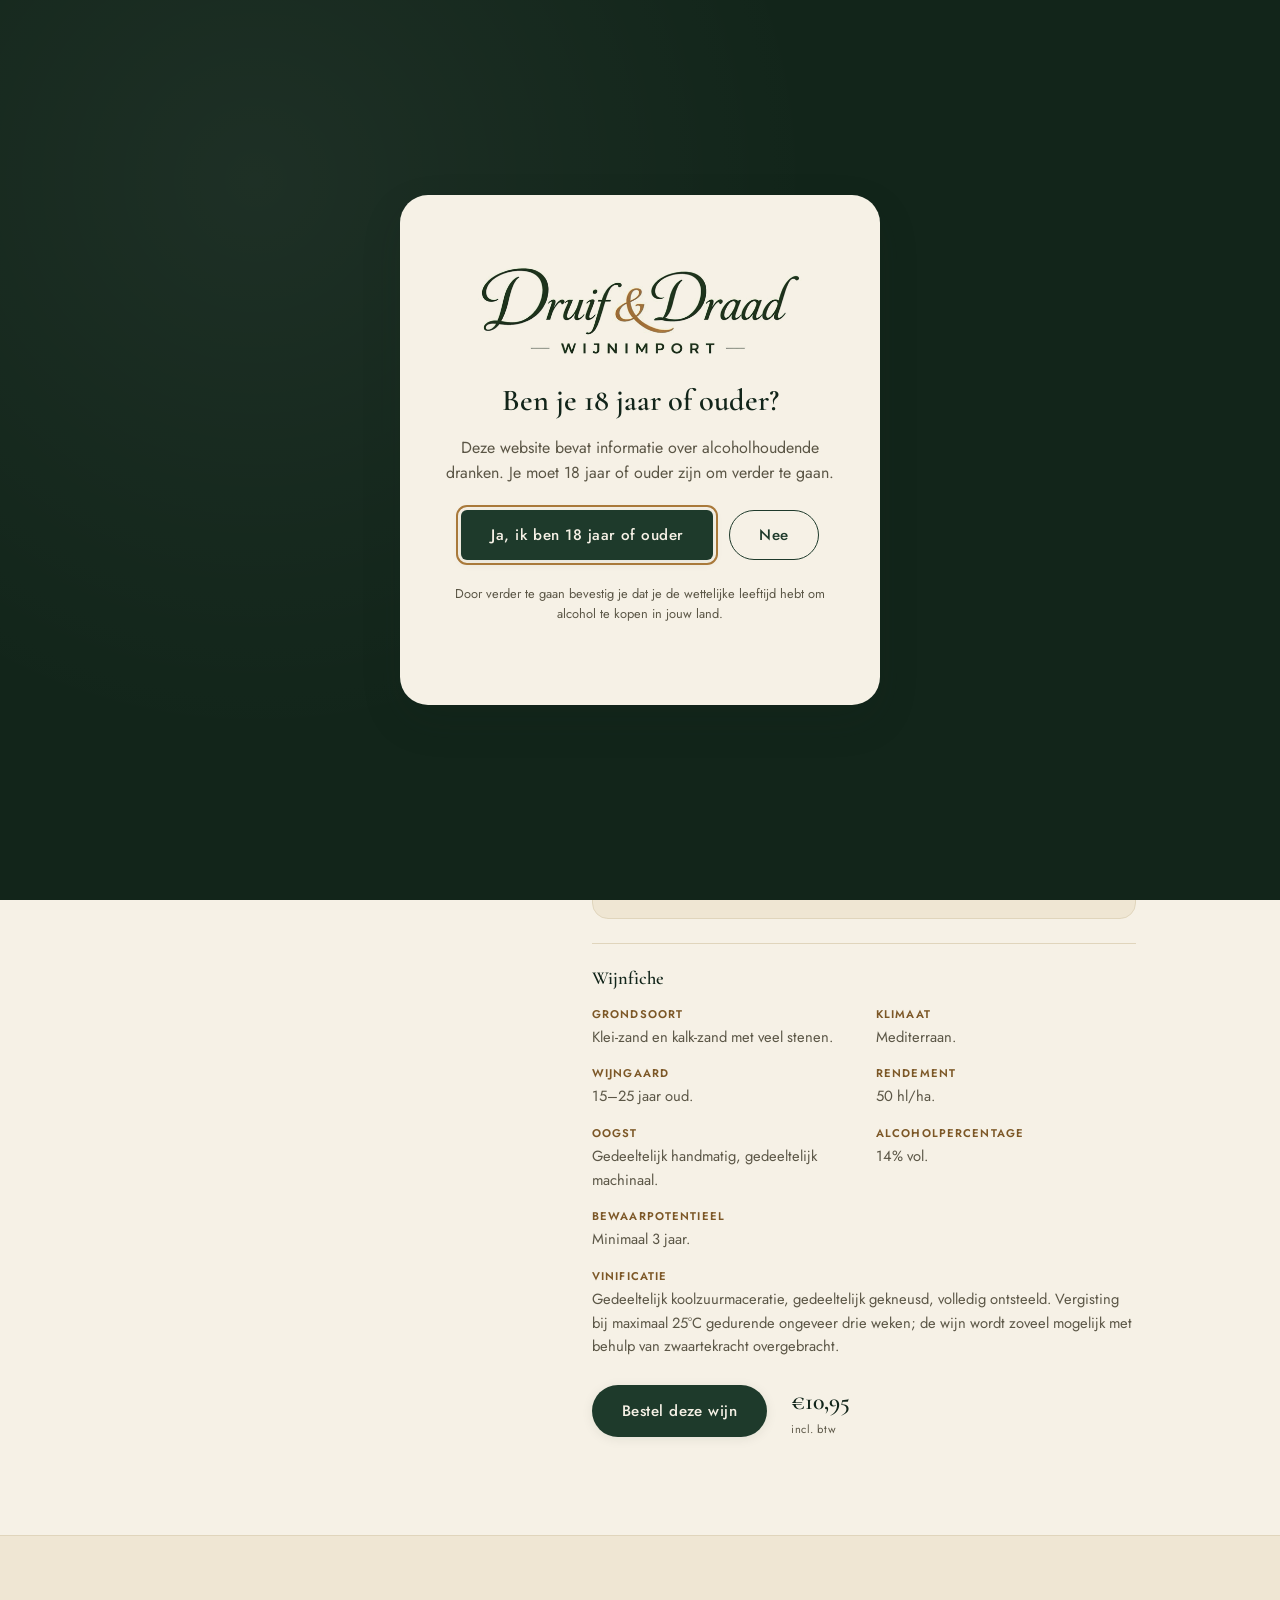
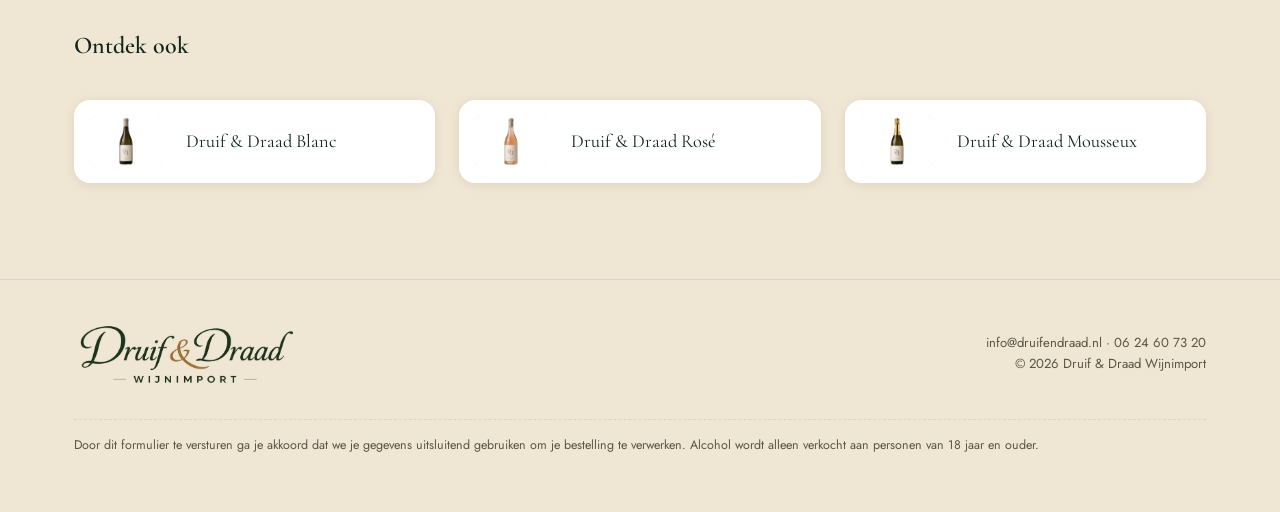
<file: wijn-rouge.html>
<!doctype html>
<html lang="nl">
<head>
  <meta charset="UTF-8">
  <meta name="viewport" content="width=device-width, initial-scale=1">
  <title>Druif &amp; Draad Rouge — Franse rode wijn</title>
  <meta name="description" content="Druif & Draad Rouge: een frisse, kruidige rode wijn van Grenache Noir, Cinsault, Syrah en Mourvèdre, rechtstreeks geïmporteerd uit het mediterrane zuiden van Frankrijk.">

  <link rel="icon" type="image/svg+xml" href="assets/img/favicon.svg">
  <link rel="icon" type="image/png" sizes="32x32" href="assets/img/favicon-32.png">
  <link rel="apple-touch-icon" href="assets/img/apple-touch-icon.png">

  <link rel="preconnect" href="https://fonts.googleapis.com">
  <link rel="preconnect" href="https://fonts.gstatic.com" crossorigin>
  <link href="https://fonts.googleapis.com/css2?family=Cormorant+Garamond:ital,wght@0,500;0,600;0,700;1,500;1,600&family=Jost:wght@400;500;600&display=swap" rel="stylesheet">

  <link rel="stylesheet" href="css/style.css">
</head>
<body>
  <a class="skip-link" href="#main-content" data-i18n="skip">Ga naar hoofdinhoud</a>

  <!-- ================= Age gate ================= -->
  <div class="age-gate" id="age-gate" role="dialog" aria-modal="true" aria-labelledby="age-gate-title">
    <div class="age-gate__card" id="age-gate-card">
      <img class="age-gate__logo" src="assets/img/logo.png" width="657" height="196" alt="Druif &amp; Draad Wijnimport">
      <h2 id="age-gate-title" data-i18n="gate.title">Ben je 18 jaar of ouder?</h2>
      <p data-i18n="gate.text">Deze website bevat informatie over alcoholhoudende dranken. Je moet 18 jaar of ouder zijn om verder te gaan.</p>
      <div class="age-gate__actions">
        <button type="button" class="btn btn-primary" id="age-yes" data-i18n="gate.yes">Ja, ik ben 18 jaar of ouder</button>
        <button type="button" class="btn btn-ghost" id="age-no" data-i18n="gate.no">Nee</button>
      </div>
      <p class="age-gate__note" data-i18n="gate.note">Door verder te gaan bevestig je dat je de wettelijke leeftijd hebt om alcohol te kopen in jouw land.</p>
    </div>
  </div>

  <!-- ================= Header ================= -->
  <header class="site-header" id="site-header">
    <div class="container site-header__bar">
      <a class="brand" href="index.html#top">
        <img src="assets/img/logo.png" width="657" height="196" alt="Druif &amp; Draad Wijnimport">
      </a>

      <button class="nav-toggle" id="nav-toggle" aria-expanded="false" aria-controls="site-nav">
        <span class="visually-hidden" data-i18n="nav.toggle">Menu</span>
        <span></span>
      </button>

      <nav class="site-nav" id="site-nav">
        <ul class="nav-links">
          <li><a href="index.html#verhaal" data-i18n="nav.story">Ons verhaal</a></li>
          <li><a href="index.html#wijnen" data-i18n="nav.wines">Wijnen</a></li>
          <li><a href="index.html#bestellen" data-i18n="nav.order">Bestellen</a></li>
          <li><a href="index.html#contact" data-i18n="nav.contact">Contact</a></li>
        </ul>
        <div class="lang-switch" role="group" aria-label="Taal / Language">
          <button type="button" id="lang-nl" aria-pressed="true">NL</button>
          <button type="button" id="lang-en" aria-pressed="false">EN</button>
        </div>
      </nav>
    </div>
  </header>

  <main id="main-content">
    <!-- ================= Wine detail ================= -->
    <section class="wine-detail">
      <div class="container">
        <a class="wine-detail__back" href="index.html#wijnen" data-i18n="winepage.back">&larr; Alle wijnen</a>

        <div class="wine-detail__layout">
          <div class="wine-detail__visual reveal">
            <img src="assets/img/wine-rouge.jpg" width="1400" height="990" alt="Fles Druif &amp; Draad Rouge" loading="eager" decoding="async">
          </div>
          <div class="wine-detail__copy reveal">
            <span class="wine-card__type" data-i18n="wine.rouge.type">Rode wijn</span>
            <h1 class="wine-detail__name">Druif &amp; Draad <em>Rouge</em></h1>
            <p class="wine-card__grapes">Grenache Noir · Cinsault · Syrah · Mourv&egrave;dre</p>
            <div class="wine-detail__badges">
              <span class="wine-detail__classification" data-i18n="wine.rouge.classification">Vin de France</span>
            </div>
            <ul class="wine-card__keywords">
              <li data-i18n="wine.rouge.kw1">Rijk</li>
              <li data-i18n="wine.rouge.kw2">Karaktervol</li>
              <li data-i18n="wine.rouge.kw3">Rond</li>
            </ul>
            <p class="wine-detail__desc" data-i18n="wine.rouge.desc">Een karaktervolle rode wijn met een rijke en ronde indruk. Vol van smaak, met de body en diepgang die je van een goede Franse rode wijn verwacht.</p>
            <p class="wine-detail__story" data-i18n="wine.rouge.storyFull">Deze Rouge rijpt langzaam in oude eiken vaten, in een kelder die al meer dan honderd jaar dienstdoet als opslagplaats voor de beste vaten van het domein. De combinatie van oude wijnstokken en geduldige verfijning geeft de wijn zijn ronde, warme karakter.</p>

            <span class="wine-card__type" data-i18n="winepage.tastingLabel">Proeverij</span>
            <p class="wine-detail__desc" data-i18n="wine.rouge.tasting">Fris en kruidig, met veel aroma&rsquo;s van rijp donkerrood fruit zoals kersen en bramen, aangevuld met Provenc&ccedil;aalse kruiden en een vleugje vanille. De smaak is fris, met een mooie balans tussen zuur en alcohol en een afdronk die zacht blijft hangen.</p>

            <div class="wine-detail__meta">
              <span class="wine-detail__meta-label" data-i18n="winepage.serveLabel">Serveertip</span>
              <p data-i18n="wine.rouge.pairing">Wij raden aan deze wijn licht gekoeld te serveren &mdash; een uitstekende keuze bij de barbecue of gegrilde gerechten, en bij zowel mediterrane als Hollandse gerechten.</p>
            </div>

            <div class="wine-detail__specs">
              <h2 data-i18n="winepage.specsHeading">Wijnfiche</h2>
              <dl>
                <div><dt data-i18n="specs.soil">Grondsoort</dt><dd data-i18n="wine.rouge.spec.soil">Klei-zand en kalk-zand met veel stenen.</dd></div>
                <div><dt data-i18n="specs.climate">Klimaat</dt><dd data-i18n="wine.rouge.spec.climate">Mediterraan.</dd></div>
                <div><dt data-i18n="specs.vineyard">Wijngaard</dt><dd data-i18n="wine.rouge.spec.vineyard">15&ndash;25 jaar oud.</dd></div>
                <div><dt data-i18n="specs.yield">Rendement</dt><dd data-i18n="wine.rouge.spec.yield">50 hl/ha.</dd></div>
                <div><dt data-i18n="specs.harvest">Oogst</dt><dd data-i18n="wine.rouge.spec.harvest">Gedeeltelijk handmatig, gedeeltelijk machinaal.</dd></div>
                <div><dt data-i18n="specs.abv">Alcoholpercentage</dt><dd data-i18n="wine.rouge.spec.abv">14% vol.</dd></div>
                <div><dt data-i18n="specs.aging">Bewaarpotentieel</dt><dd data-i18n="wine.rouge.spec.aging">Minimaal 3 jaar.</dd></div>
                <div class="wine-detail__specs-full"><dt data-i18n="specs.vinification">Vinificatie</dt><dd data-i18n="wine.rouge.spec.vinification">Gedeeltelijk koolzuurmaceratie, gedeeltelijk gekneusd, volledig ontsteeld. Vergisting bij maximaal 25&deg;C gedurende ongeveer drie weken; de wijn wordt zoveel mogelijk met behulp van zwaartekracht overgebracht.</dd></div>
              </dl>
            </div>

            <div class="wine-detail__actions">
              <a class="btn btn-primary" href="index.html?wine=rouge#bestellen" data-i18n="winepage.orderCta">Bestel deze wijn</a>
              <div class="wine-detail__price" data-price-for="rouge">&euro;10,95 <span data-i18n="wine.priceNote">incl. btw</span></div>
            </div>
          </div>
        </div>
      </div>
    </section>

    <!-- ================= Other wines ================= -->
    <section class="wine-detail__others">
      <div class="container">
        <h2 data-i18n="winepage.othersHeading">Ontdek ook</h2>
        <div class="wine-detail__others-grid">
          <a class="wine-detail__other-card" href="wijn-blanc.html">
            <img src="assets/img/wine-blanc.jpg" width="1400" height="990" alt="" aria-hidden="true">
            <span>Druif &amp; Draad Blanc</span>
          </a>
          <a class="wine-detail__other-card" href="wijn-rose.html">
            <img src="assets/img/wine-rose.jpg" width="1400" height="990" alt="" aria-hidden="true">
            <span>Druif &amp; Draad Ros&eacute;</span>
          </a>
          <a class="wine-detail__other-card" href="wijn-mousseux.html">
            <img src="assets/img/wine-mousseux.jpg" width="1400" height="990" alt="" aria-hidden="true">
            <span>Druif &amp; Draad Mousseux</span>
          </a>
        </div>
      </div>
    </section>
  </main>

  <!-- ================= Footer ================= -->
  <footer class="site-footer" id="contact">
    <div class="container">
      <div class="site-footer__brand">
        <img src="assets/img/logo.png" width="657" height="196" alt="" aria-hidden="true">
      </div>
      <div class="site-footer__meta">
        <p>info@druifendraad.nl · 06 24 60 73 20</p>
        <p>&copy; <span id="year"></span> Druif &amp; Draad Wijnimport</p>
      </div>
      <p class="site-footer__legal-note" data-i18n="footer.legal">Door dit formulier te versturen ga je akkoord dat we je gegevens uitsluitend gebruiken om je bestelling te verwerken. Alcohol wordt alleen verkocht aan personen van 18 jaar en ouder.</p>
    </div>
  </footer>

  <script src="js/config.js"></script>
  <script src="js/main.js"></script>
</body>
</html>
</file>
<file: css/style.css>
/* ==========================================================================
   Druif & Draad — stylesheet
   Design tokens (primitive -> semantic) + components
   ========================================================================== */

:root {
  /* Primitive palette */
  --cream-50: #FBF8F1;
  --cream-100: #F6F1E6;
  --cream-200: #EFE6D3;
  --cream-300: #E0D5BC;
  --green-900: #12251A;
  --green-800: #1E3A2B;
  --green-700: #2A4E39;
  --green-050: #E7ECE7;
  --gold-300: #D8B87C;
  --gold-500: #A9793A;
  --gold-700: #7C5726;
  --ink-900: #2A2A24;
  --ink-600: #5B5646;
  --white: #FFFFFF;

  /* Semantic tokens */
  --color-bg: var(--cream-100);
  --color-bg-soft: var(--cream-200);
  --color-surface: var(--white);
  --color-border: var(--cream-300);
  --color-text: var(--ink-900);
  --color-text-soft: var(--ink-600);
  --color-primary: var(--green-800);
  --color-primary-strong: var(--green-900);
  --color-primary-tint: var(--green-050);
  --color-accent: var(--gold-500);
  --color-accent-strong: var(--gold-700);
  --color-accent-tint: var(--gold-300);
  --color-on-primary: var(--cream-100);

  /* Elevation */
  --shadow-sm: 0 2px 12px rgba(18, 37, 26, 0.08);
  --shadow-md: 0 16px 40px rgba(18, 37, 26, 0.14);

  /* Shape */
  --radius-sm: 6px;
  --radius-md: 16px;
  --radius-lg: 28px;
  --radius-pill: 999px;

  /* Layout */
  --container: 1180px;
  --space-1: 0.5rem;
  --space-2: 1rem;
  --space-3: 1.5rem;
  --space-4: 2.5rem;
  --space-5: 4rem;
  --space-6: 6rem;

  /* Motion */
  --ease-out: cubic-bezier(0.16, 0.84, 0.44, 1);
  --dur-fast: 200ms;
  --dur-base: 500ms;
  --dur-slow: 800ms;

  /* Type */
  --font-display: "Cormorant Garamond", "Iowan Old Style", Georgia, serif;
  --font-body: "Jost", "Helvetica Neue", Arial, sans-serif;
}

@media (prefers-reduced-motion: reduce) {
  :root {
    --dur-fast: 0ms;
    --dur-base: 0ms;
    --dur-slow: 0ms;
  }
}

/* ---------- Reset ---------- */
*, *::before, *::after { box-sizing: border-box; }
html { scroll-behavior: smooth; }
@media (prefers-reduced-motion: reduce) {
  html { scroll-behavior: auto; }
  *, *::before, *::after {
    animation-duration: 0.01ms !important;
    animation-iteration-count: 1 !important;
    transition-duration: 0.01ms !important;
    scroll-behavior: auto !important;
  }
}
body {
  margin: 0;
  background: var(--color-bg);
  color: var(--color-text);
  font-family: var(--font-body);
  font-size: 1rem;
  line-height: 1.6;
  -webkit-font-smoothing: antialiased;
}
img { max-width: 100%; height: auto; display: block; }
a { color: inherit; }
h1, h2, h3, h4 { font-family: var(--font-display); font-weight: 600; line-height: 1.15; margin: 0 0 var(--space-2); color: var(--color-primary-strong); }
p { margin: 0 0 var(--space-2); }
button { font-family: inherit; }
ul { margin: 0; padding: 0; list-style: none; }

.container {
  width: 100%;
  max-width: var(--container);
  margin-inline: auto;
  padding-inline: var(--space-3);
}

.eyebrow {
  display: inline-block;
  font-family: var(--font-body);
  font-size: 0.78rem;
  letter-spacing: 0.22em;
  text-transform: uppercase;
  color: var(--color-accent-strong);
  font-weight: 500;
  margin-bottom: var(--space-2);
}

.section-heading { max-width: 40rem; }
.section-heading p { color: var(--color-text-soft); }

.center { text-align: center; margin-inline: auto; }

/* ---------- Skip link ---------- */
.skip-link {
  position: absolute;
  left: -999px;
  top: auto;
  background: var(--color-primary);
  color: var(--color-on-primary);
  padding: 0.8em 1.4em;
  border-radius: var(--radius-sm);
  z-index: 1000;
}
.skip-link:focus {
  left: var(--space-3);
  top: var(--space-3);
}

/* ---------- Focus ---------- */
a:focus-visible,
button:focus-visible,
input:focus-visible,
select:focus-visible,
textarea:focus-visible {
  outline: 2.5px solid var(--color-accent);
  outline-offset: 3px;
  border-radius: var(--radius-sm);
}

/* ==========================================================================
   Age gate
   ========================================================================== */
.age-gate {
  position: fixed;
  inset: 0;
  z-index: 2000;
  display: flex;
  align-items: center;
  justify-content: center;
  padding: var(--space-3);
  background: var(--color-primary-strong);
  background-image: radial-gradient(circle at 20% 20%, rgba(255,255,255,0.05), transparent 45%);
}
.age-gate[hidden] { display: none; }
.age-gate__card {
  width: 100%;
  max-width: 30rem;
  background: var(--color-bg);
  border-radius: var(--radius-lg);
  padding: var(--space-5) var(--space-4);
  text-align: center;
  box-shadow: var(--shadow-md);
  animation: gate-in var(--dur-slow) var(--ease-out);
}
@keyframes gate-in {
  from { opacity: 0; transform: translateY(18px) scale(0.98); }
  to { opacity: 1; transform: translateY(0) scale(1); }
}
.age-gate__logo {
  width: min(21rem, 100%);
  height: auto;
  margin: 0 auto var(--space-3);
}
.age-gate__card h2 { font-size: clamp(1.4rem, 1.1rem + 1.2vw, 1.9rem); }
.age-gate__card p { color: var(--color-text-soft); }
.age-gate__actions {
  display: flex;
  gap: var(--space-2);
  justify-content: center;
  margin-top: var(--space-3);
  flex-wrap: wrap;
}
.age-gate__note {
  margin-top: var(--space-3);
  font-size: 0.8rem;
  color: var(--color-text-soft);
}

/* ==========================================================================
   Buttons
   ========================================================================== */
.btn {
  display: inline-flex;
  align-items: center;
  justify-content: center;
  gap: 0.5em;
  padding: 0.85em 1.9em;
  border-radius: var(--radius-pill);
  font-size: 0.95rem;
  letter-spacing: 0.03em;
  font-weight: 500;
  border: 1.5px solid transparent;
  cursor: pointer;
  transition: transform var(--dur-fast) var(--ease-out),
              background-color var(--dur-fast) var(--ease-out),
              border-color var(--dur-fast) var(--ease-out),
              box-shadow var(--dur-fast) var(--ease-out),
              opacity var(--dur-fast) var(--ease-out);
  text-decoration: none;
  min-height: 44px;
}
.btn:active { transform: translateY(1px) scale(0.99); }
.btn-primary {
  background: var(--color-primary);
  color: var(--color-on-primary);
  box-shadow: var(--shadow-sm);
}
.btn-primary:hover { background: var(--color-primary-strong); box-shadow: var(--shadow-md); }
.btn-ghost {
  background: transparent;
  color: var(--color-primary);
  border-color: var(--color-primary);
}
.btn-ghost:hover { background: var(--color-primary-tint); }
.btn-outline-light {
  background: transparent;
  color: var(--color-on-primary);
  border-color: rgba(246,241,230,0.55);
}
.btn-outline-light:hover { background: rgba(246,241,230,0.12); }
.btn[disabled] { opacity: 0.6; cursor: progress; }

/* ==========================================================================
   Header
   ========================================================================== */
.site-header {
  position: sticky;
  top: 0;
  z-index: 900;
  background: rgba(246, 241, 230, 0.88);
  backdrop-filter: blur(10px);
  -webkit-backdrop-filter: blur(10px);
  border-bottom: 1px solid transparent;
  transition: border-color var(--dur-fast) var(--ease-out), box-shadow var(--dur-fast) var(--ease-out);
}
.site-header.is-scrolled {
  border-color: var(--color-border);
  box-shadow: var(--shadow-sm);
}
.site-header__bar {
  display: flex;
  align-items: center;
  justify-content: space-between;
  gap: var(--space-3);
  padding-block: 0.85rem;
}
.brand {
  display: flex;
  align-items: center;
  gap: 0.6rem;
  text-decoration: none;
}
.brand img { height: 3.6rem; width: auto; }

.nav-toggle {
  display: none;
  background: transparent;
  border: none;
  -webkit-appearance: none;
  appearance: none;
  -webkit-tap-highlight-color: transparent;
  width: 44px;
  height: 44px;
  border-radius: var(--radius-sm);
  cursor: pointer;
  position: relative;
}
.nav-toggle span,
.nav-toggle span::before,
.nav-toggle span::after {
  content: "";
  position: absolute;
  left: 11px;
  right: 11px;
  height: 2px;
  background: var(--color-primary-strong);
  transition: transform var(--dur-fast) var(--ease-out), opacity var(--dur-fast) var(--ease-out);
}
.nav-toggle span { top: 21px; }
.nav-toggle span::before { content: ""; top: -7px; left: 0; right: 0; }
.nav-toggle span::after { content: ""; top: 7px; left: 0; right: 0; }
.nav-toggle[aria-expanded="true"] span { background: transparent; }
.nav-toggle[aria-expanded="true"] span::before { transform: translateY(7px) rotate(45deg); }
.nav-toggle[aria-expanded="true"] span::after { transform: translateY(-7px) rotate(-45deg); }

.site-nav {
  display: flex;
  align-items: center;
  gap: var(--space-4);
}
.nav-links { display: flex; gap: var(--space-3); }
.nav-links a {
  text-decoration: none;
  font-size: 0.92rem;
  letter-spacing: 0.03em;
  color: var(--color-text);
  padding: 0.4em 0.1em;
  position: relative;
}
.nav-links a::after {
  content: "";
  position: absolute;
  left: 0; right: 100%;
  bottom: -2px;
  height: 1.5px;
  background: var(--color-accent);
  transition: right var(--dur-base) var(--ease-out);
}
.nav-links a:hover::after,
.nav-links a:focus-visible::after { right: 0; }

.lang-switch {
  display: flex;
  border: 1.5px solid var(--color-border);
  border-radius: var(--radius-pill);
  overflow: hidden;
}
.lang-switch button {
  border: none;
  background: transparent;
  padding: 0.4em 0.75em;
  font-size: 0.78rem;
  letter-spacing: 0.08em;
  cursor: pointer;
  color: var(--color-text-soft);
  transition: background var(--dur-fast) var(--ease-out), color var(--dur-fast) var(--ease-out);
}
.lang-switch button[aria-pressed="true"] {
  background: var(--color-primary);
  color: var(--color-on-primary);
}

@media (max-width: 860px) {
  .nav-toggle { display: block; }
  .site-nav {
    position: fixed;
    inset: 0 0 0 auto;
    top: 0;
    height: 100vh;
    width: min(78vw, 20rem);
    background: var(--color-bg);
    flex-direction: column;
    align-items: flex-start;
    justify-content: flex-start;
    padding: 6.5rem var(--space-3) var(--space-3);
    transform: translateX(100%);
    transition: transform var(--dur-base) var(--ease-out);
    box-shadow: var(--shadow-md);
  }
  .site-nav.is-open { transform: translateX(0); }
  .nav-backdrop {
    position: fixed;
    inset: 0;
    z-index: 899;
    background: rgba(27, 22, 16, 0.32);
    opacity: 0;
    visibility: hidden;
    transition: opacity var(--dur-base) var(--ease-out), visibility var(--dur-base) var(--ease-out);
  }
  .nav-backdrop.is-open { opacity: 1; visibility: visible; }
  .nav-links { flex-direction: column; gap: var(--space-2); }
  .nav-links a { font-size: 1.1rem; }
  .lang-switch { margin-top: var(--space-3); }
}

/* ==========================================================================
   Hero
   ========================================================================== */
.hero {
  position: relative;
  padding-block: var(--space-6) var(--space-5);
  overflow: hidden;
}
.hero::before {
  content: "";
  position: absolute;
  inset: 0;
  background: radial-gradient(60% 60% at 85% 10%, var(--color-primary-tint), transparent 70%);
  z-index: 0;
}
.hero .container {
  position: relative;
  z-index: 1;
  display: grid;
  grid-template-columns: 1fr;
  gap: var(--space-5);
  align-items: center;
}
.hero__copy { max-width: 34rem; }
.hero__tagline {
  font-size: clamp(2.4rem, 1.7rem + 3vw, 4rem);
  margin-bottom: var(--space-2);
}
.hero__tagline em {
  font-style: italic;
  color: var(--color-accent-strong);
}
.hero__lede {
  font-size: 1.1rem;
  color: var(--color-text-soft);
  max-width: 32rem;
}
.hero__actions {
  display: flex;
  gap: var(--space-2);
  margin-top: var(--space-3);
  flex-wrap: wrap;
}
.hero__visual {
  position: relative;
  border-radius: var(--radius-lg);
  overflow: hidden;
  background: var(--color-surface);
  box-shadow: var(--shadow-md);
}
.hero__visual img {
  width: 100%;
  height: auto;
  aspect-ratio: 1400 / 990;
  object-fit: cover;
  transition: transform 1.2s var(--ease-out);
}
.hero__visual:hover img { transform: scale(1.035); }
.hero__badge {
  position: absolute;
  bottom: var(--space-2);
  left: var(--space-2);
  background: rgba(246,241,230,0.92);
  backdrop-filter: blur(6px);
  padding: 0.6em 1.1em;
  border-radius: var(--radius-pill);
  font-size: 0.78rem;
  letter-spacing: 0.08em;
  color: var(--color-primary-strong);
  box-shadow: var(--shadow-sm);
}

@media (min-width: 900px) {
  .hero .container { grid-template-columns: 1.05fr 0.95fr; }
}

/* ==========================================================================
   Reveal-on-scroll
   ========================================================================== */
.reveal {
  opacity: 0;
  transform: translateY(28px);
  transition: opacity var(--dur-slow) var(--ease-out), transform var(--dur-slow) var(--ease-out);
  will-change: opacity, transform;
}
.reveal.is-visible { opacity: 1; transform: translateY(0); }
.reveal-stagger.is-visible { transition-delay: var(--stagger, 0ms); }

/* ==========================================================================
   Story
   ========================================================================== */
.story {
  padding-block: var(--space-6);
  background: var(--color-bg-soft);
  border-block: 1px solid var(--color-border);
}
.story .container {
  display: grid;
  gap: var(--space-4);
}
.story__mark {
  font-family: var(--font-display);
  font-size: 5rem;
  color: var(--color-accent-tint);
  line-height: 0.6;
  margin-bottom: var(--space-2);
}
.story__text {
  max-width: 42rem;
  font-size: 1.08rem;
  color: var(--color-text-soft);
}
.story__keywords {
  display: flex;
  gap: var(--space-2);
  flex-wrap: wrap;
  margin-top: var(--space-3);
}
.story__keywords li {
  font-size: 0.76rem;
  letter-spacing: 0.14em;
  text-transform: uppercase;
  color: var(--color-primary);
  border: 1px solid var(--color-border);
  background: var(--color-surface);
  padding: 0.5em 1em;
  border-radius: var(--radius-pill);
}

@media (min-width: 900px) {
  .story .container { grid-template-columns: 0.9fr 1.1fr; align-items: start; }
}

/* ==========================================================================
   Wines
   ========================================================================== */
.wines { padding-block: var(--space-6); }
.wines-grid {
  margin-top: var(--space-5);
  display: grid;
  gap: var(--space-4);
  grid-template-columns: 1fr;
}
@media (min-width: 720px) {
  .wines-grid { grid-template-columns: repeat(2, 1fr); }
}

.wine-card {
  background: var(--color-surface);
  border-radius: var(--radius-lg);
  overflow: hidden;
  box-shadow: var(--shadow-sm);
  display: flex;
  flex-direction: column;
  transition: box-shadow var(--dur-base) var(--ease-out), transform var(--dur-base) var(--ease-out);
}
.wine-card:hover { box-shadow: var(--shadow-md); transform: translateY(-6px); }
.wine-card__figure {
  display: block;
  background: linear-gradient(180deg, var(--cream-200), var(--white) 70%);
  padding: var(--space-3) var(--space-3) 0;
  text-decoration: none;
}
.wine-card__figure img {
  width: 100%;
  aspect-ratio: 1400 / 990;
  object-fit: contain;
  transition: transform var(--dur-slow) var(--ease-out);
}
.wine-card:hover .wine-card__figure img,
.wine-card__figure:focus-visible img { transform: translateY(-6px) scale(1.02); }
.wine-card__body {
  padding: var(--space-3) var(--space-3) var(--space-4);
  display: flex;
  flex-direction: column;
  gap: 0.6rem;
  flex: 1;
}
.wine-card__type {
  font-size: 0.72rem;
  letter-spacing: 0.2em;
  text-transform: uppercase;
  color: var(--color-accent-strong);
  font-weight: 600;
}
.wine-card__name {
  font-size: 1.7rem;
  margin-bottom: 0;
}
.wine-card__name a {
  text-decoration: none;
  transition: color var(--dur-fast) var(--ease-out);
}
.wine-card__name a:hover,
.wine-card__name a:focus-visible { color: var(--color-accent-strong); }
.wine-card__more {
  display: inline-flex;
  align-items: center;
  gap: 0.35em;
  margin-top: -0.2rem;
  font-size: 0.85rem;
  font-weight: 500;
  color: var(--color-accent-strong);
  text-decoration: none;
}
.wine-card__more span { transition: transform var(--dur-fast) var(--ease-out); }
.wine-card__more:hover span,
.wine-card__more:focus-visible span { transform: translateX(3px); }
.wine-card__grapes {
  font-size: 0.85rem;
  color: var(--color-text-soft);
  font-style: italic;
}
.wine-card__keywords {
  display: flex;
  gap: 0.4rem;
  flex-wrap: wrap;
  margin: 0.2rem 0 0.4rem;
}
.wine-card__keywords li {
  font-size: 0.68rem;
  letter-spacing: 0.09em;
  text-transform: uppercase;
  color: var(--color-primary);
  background: var(--color-primary-tint);
  padding: 0.35em 0.7em;
  border-radius: var(--radius-pill);
}
.wine-card__desc { color: var(--color-text-soft); font-size: 0.94rem; }
.wine-card__story {
  font-size: 0.88rem;
  color: var(--color-text-soft);
  border-left: 2px solid var(--color-accent-tint);
  padding-left: 0.8em;
  margin: 0.2rem 0 0;
}
.wine-card__footer {
  margin-top: auto;
  padding-top: var(--space-2);
  display: flex;
  align-items: center;
  justify-content: space-between;
  gap: var(--space-2);
  border-top: 1px solid var(--color-border);
}
.wine-card__price {
  font-family: var(--font-display);
  font-size: 1.3rem;
  color: var(--color-primary-strong);
  font-weight: 600;
}
.wine-card__price span {
  display: block;
  font-family: var(--font-body);
  font-size: 0.66rem;
  color: var(--color-text-soft);
  letter-spacing: 0.05em;
  font-weight: 400;
}

/* ==========================================================================
   Wine detail page
   ========================================================================== */
.wine-detail { padding-block: var(--space-5) var(--space-6); }
.wine-detail__back {
  display: inline-flex;
  align-items: center;
  gap: 0.4em;
  font-size: 0.88rem;
  color: var(--color-text-soft);
  text-decoration: none;
  margin-bottom: var(--space-4);
}
.wine-detail__back:hover,
.wine-detail__back:focus-visible { color: var(--color-primary); }

.wine-detail__layout {
  display: grid;
  gap: var(--space-5);
}
@media (min-width: 900px) {
  .wine-detail__layout { grid-template-columns: 0.85fr 1.15fr; align-items: start; }
}

.wine-detail__visual {
  border-radius: var(--radius-lg);
  overflow: hidden;
  background: linear-gradient(180deg, var(--cream-200), var(--white) 70%);
  box-shadow: var(--shadow-md);
  padding: var(--space-4);
}
.wine-detail__visual img {
  width: 100%;
  aspect-ratio: 1400 / 990;
  object-fit: contain;
}

.wine-detail__copy { max-width: 34rem; }
.wine-detail__name {
  font-size: clamp(2rem, 1.6rem + 1.8vw, 3rem);
  margin-top: 0.3rem;
}
.wine-detail__copy .wine-card__grapes { font-size: 0.95rem; margin-top: 0.2rem; }
.wine-detail__copy .wine-card__keywords { margin: 0.8rem 0 1rem; }
.wine-detail__desc {
  font-size: 1.08rem;
  color: var(--color-text-soft);
}
.wine-detail__story {
  color: var(--color-text-soft);
  border-left: 2px solid var(--color-accent-tint);
  padding-left: 1em;
  margin: var(--space-2) 0;
}

.wine-detail__badges {
  display: flex;
  flex-wrap: wrap;
  gap: 0.5rem;
  margin: 0.6rem 0 0.8rem;
}
.wine-detail__classification,
.wine-detail__badge {
  font-size: 0.72rem;
  letter-spacing: 0.09em;
  text-transform: uppercase;
  padding: 0.4em 0.85em;
  border-radius: var(--radius-pill);
  font-weight: 600;
}
.wine-detail__classification {
  background: var(--color-primary);
  color: var(--color-on-primary);
}
.wine-detail__badge {
  background: transparent;
  color: var(--color-primary);
  border: 1px solid var(--color-primary);
}
.wine-detail__note {
  font-style: italic;
  color: var(--color-text-soft);
  font-size: 0.94rem;
  margin: 0 0 var(--space-2);
}

.wine-detail__specs {
  margin-top: var(--space-3);
  padding-top: var(--space-3);
  border-top: 1px solid var(--color-border);
}
.wine-detail__specs h2 {
  font-size: 1.15rem;
  margin-bottom: var(--space-2);
}
.wine-detail__specs dl {
  display: grid;
  grid-template-columns: 1fr;
  gap: var(--space-2) var(--space-3);
  margin: 0;
}
@media (min-width: 560px) {
  .wine-detail__specs dl { grid-template-columns: 1fr 1fr; }
}
.wine-detail__specs .wine-detail__specs-full { grid-column: 1 / -1; }
.wine-detail__specs dt {
  font-size: 0.7rem;
  letter-spacing: 0.1em;
  text-transform: uppercase;
  color: var(--color-accent-strong);
  font-weight: 600;
  margin-bottom: 0.2em;
}
.wine-detail__specs dd {
  margin: 0;
  font-size: 0.92rem;
  color: var(--color-text-soft);
}

.wine-detail__meta {
  display: flex;
  gap: var(--space-2);
  align-items: baseline;
  background: var(--color-bg-soft);
  border: 1px solid var(--color-border);
  border-radius: var(--radius-md);
  padding: var(--space-2) var(--space-3);
  margin: var(--space-3) 0;
}
.wine-detail__meta-label {
  font-size: 0.72rem;
  letter-spacing: 0.14em;
  text-transform: uppercase;
  color: var(--color-accent-strong);
  font-weight: 600;
  flex-shrink: 0;
}
.wine-detail__meta p { margin: 0; font-size: 0.92rem; color: var(--color-text-soft); }

.wine-detail__actions {
  display: flex;
  align-items: center;
  gap: var(--space-3);
  flex-wrap: wrap;
  margin-top: var(--space-3);
}
.wine-detail__price {
  font-family: var(--font-display);
  font-size: 1.5rem;
  color: var(--color-primary-strong);
  font-weight: 600;
}
.wine-detail__price span {
  display: block;
  font-family: var(--font-body);
  font-size: 0.7rem;
  color: var(--color-text-soft);
  letter-spacing: 0.05em;
  font-weight: 400;
}

.wine-detail__others {
  padding-block: var(--space-6);
  background: var(--color-bg-soft);
  border-top: 1px solid var(--color-border);
}
.wine-detail__others h2 { font-size: 1.5rem; }
.wine-detail__others-grid {
  margin-top: var(--space-4);
  display: grid;
  gap: var(--space-3);
  grid-template-columns: 1fr;
}
@media (min-width: 620px) {
  .wine-detail__others-grid { grid-template-columns: repeat(auto-fit, minmax(15rem, 1fr)); }
}
.wine-detail__other-card {
  display: flex;
  align-items: center;
  gap: var(--space-3);
  background: var(--color-surface);
  border-radius: var(--radius-md);
  padding: var(--space-2);
  text-decoration: none;
  color: var(--color-text);
  box-shadow: var(--shadow-sm);
  transition: transform var(--dur-fast) var(--ease-out), box-shadow var(--dur-fast) var(--ease-out);
}
.wine-detail__other-card:hover,
.wine-detail__other-card:focus-visible {
  transform: translateY(-3px);
  box-shadow: var(--shadow-md);
}
.wine-detail__other-card img {
  width: 4.5rem;
  aspect-ratio: 1400 / 990;
  object-fit: contain;
  background: var(--color-bg-soft);
  border-radius: var(--radius-sm);
}
.wine-detail__other-card span {
  font-family: var(--font-display);
  font-size: 1.15rem;
  color: var(--color-primary-strong);
}

/* ==========================================================================
   Order form
   ========================================================================== */
.order {
  padding-block: var(--space-6);
  background: var(--color-primary-strong);
  color: var(--color-on-primary);
  position: relative;
  overflow: hidden;
}
.order::before {
  content: "";
  position: absolute;
  inset: 0;
  background: radial-gradient(50% 70% at 10% 0%, rgba(216,184,124,0.15), transparent 60%);
}
.order .container { position: relative; display: grid; gap: var(--space-5); }
.order .section-heading h2 { color: var(--color-on-primary); }
.order .section-heading p { color: rgba(246,241,230,0.78); }
.order .eyebrow { color: var(--gold-300); }

.order-layout {
  display: grid;
  gap: var(--space-4);
}
@media (min-width: 900px) {
  .order-layout { grid-template-columns: 0.85fr 1.15fr; align-items: start; }
}

.order-info__list { margin-top: var(--space-3); display: grid; gap: var(--space-2); }
.order-info__list li {
  display: flex;
  gap: 0.7em;
  align-items: baseline;
  font-size: 0.98rem;
}
.order-info__list a { text-decoration: underline; text-underline-offset: 3px; color: var(--cream-100); }
.order-info__list strong { color: var(--gold-300); font-family: var(--font-display); font-size: 1.05em; }

form.order-form {
  background: var(--color-bg);
  color: var(--color-text);
  border-radius: var(--radius-lg);
  padding: var(--space-4);
  box-shadow: var(--shadow-md);
  display: grid;
  gap: var(--space-2);
}
.form-row { display: grid; gap: var(--space-2); }
@media (min-width: 620px) {
  .form-row.two-col { grid-template-columns: 1fr 1fr; }
}
.field { display: grid; gap: 0.4rem; min-width: 0; }
.field input,
.field select,
.field textarea { width: 100%; min-width: 0; }
.field label {
  font-size: 0.82rem;
  letter-spacing: 0.03em;
  font-weight: 500;
  color: var(--color-primary-strong);
}
.field .hint { font-size: 0.76rem; color: var(--color-text-soft); font-weight: 400; }
.field input,
.field select,
.field textarea {
  border: 1.5px solid var(--color-border);
  background: var(--color-surface);
  border-radius: var(--radius-sm);
  padding: 0.8em 0.9em;
  font-family: var(--font-body);
  font-size: 0.98rem;
  color: var(--color-text);
  min-height: 44px;
  transition: border-color var(--dur-fast) var(--ease-out);
}
.field textarea { min-height: 7rem; resize: vertical; }
.field input:focus,
.field select:focus,
.field textarea:focus { border-color: var(--color-accent); }
.field-required::after { content: " *"; color: var(--color-accent-strong); }

.order-fieldset {
  border: 0;
  padding: 0;
  margin: 0;
  min-width: 0;
  display: grid;
  gap: var(--space-2);
}
.order-fieldset + .order-fieldset { margin-top: var(--space-1); }
.order-fieldset + .order-fieldset legend {
  width: 100%;
  border-top: 1px solid var(--color-border);
  padding-top: var(--space-3);
}
.order-fieldset legend {
  font-family: var(--font-display);
  font-size: 1.25rem;
  font-weight: 600;
  color: var(--color-primary-strong);
  padding: 0;
  margin-bottom: 0.6rem;
}

.order-lines { display: grid; gap: 0.6rem; }
.order-line {
  display: grid;
  grid-template-columns: minmax(0, 1fr) auto auto;
  align-items: center;
  gap: 0.5rem var(--space-2);
  background: var(--color-surface);
  border: 1.5px solid var(--color-border);
  border-radius: var(--radius-md);
  padding: 0.7rem 0.9rem;
  transition: border-color var(--dur-fast) var(--ease-out), box-shadow var(--dur-fast) var(--ease-out);
}
.order-line.has-qty {
  border-color: var(--color-accent);
  box-shadow: var(--shadow-sm);
}
.order-line__info { display: grid; gap: 0.1rem; min-width: 0; }
.order-line__name {
  font-family: var(--font-display);
  font-size: 1.12rem;
  font-weight: 600;
  color: var(--color-primary-strong);
  line-height: 1.2;
}
.order-line__price { font-size: 0.8rem; color: var(--color-text-soft); }
.order-line__sub {
  min-width: 4.6rem;
  text-align: right;
  font-family: var(--font-display);
  font-size: 1.1rem;
  font-weight: 600;
  color: var(--color-primary-strong);
}

.stepper { display: inline-flex; align-items: center; gap: 0.3rem; }
.stepper__btn {
  width: 44px;
  height: 44px;
  border-radius: 50%;
  border: 1.5px solid var(--color-primary);
  background: transparent;
  color: var(--color-primary);
  font-size: 1.25rem;
  line-height: 1;
  cursor: pointer;
  transition: background-color var(--dur-fast) var(--ease-out), color var(--dur-fast) var(--ease-out);
}
.stepper__btn:hover { background: var(--color-primary); color: var(--color-on-primary); }
.stepper__btn:disabled { opacity: 0.35; cursor: not-allowed; background: transparent; color: var(--color-primary); }
.order-form .stepper .order-qty {
  width: 3.2rem;
  min-height: 44px;
  text-align: center;
  padding: 0.5em 0.2em;
  -moz-appearance: textfield;
  appearance: textfield;
}
.order-form .stepper .order-qty::-webkit-outer-spin-button,
.order-form .stepper .order-qty::-webkit-inner-spin-button { -webkit-appearance: none; margin: 0; }

.order-total {
  display: flex;
  align-items: baseline;
  justify-content: space-between;
  gap: var(--space-2);
  padding-top: var(--space-2);
  border-top: 1px solid var(--color-border);
  font-family: var(--font-display);
  font-size: 1.3rem;
  font-weight: 600;
  color: var(--color-primary-strong);
}
.order-total small {
  font-family: var(--font-body);
  font-size: 0.82rem;
  font-weight: 400;
  color: var(--color-text-soft);
}
.order-lines-error {
  margin: 0;
  font-size: 0.9rem;
  border-radius: var(--radius-sm);
  padding: 0.7em 1em;
  background: #F6E4DA;
  color: #7A3B1E;
}

.form-row.address-street { grid-template-columns: 1fr; }
.form-row.address-city { grid-template-columns: 1fr; }
@media (min-width: 620px) {
  .form-row.address-street { grid-template-columns: minmax(0, 2fr) minmax(0, 1fr) minmax(0, 1fr); }
  .form-row.address-city { grid-template-columns: minmax(0, 1fr) minmax(0, 2fr); }
}
@media (max-width: 479px) {
  .order-line { grid-template-columns: 1fr auto; }
  .order-line__info { grid-column: 1 / -1; }
  .order-line__sub { text-align: right; }
}

.order-form__footer {
  display: flex;
  align-items: center;
  gap: var(--space-2);
  flex-wrap: wrap;
  margin-top: var(--space-1);
}
.form-status {
  font-size: 0.9rem;
  border-radius: var(--radius-sm);
  padding: 0.7em 1em;
  display: none;
}
.form-status.is-visible { display: block; }
.form-status[data-state="success"] { background: var(--color-primary-tint); color: var(--color-primary-strong); }
.form-status[data-state="error"] { background: #F6E4DA; color: #7A3B1E; }

.btn-spinner {
  width: 1em; height: 1em;
  border: 2px solid rgba(255,255,255,0.4);
  border-top-color: #fff;
  border-radius: 50%;
  animation: spin 700ms linear infinite;
  display: none;
}
[data-loading="true"] .btn-spinner { display: inline-block; }
[data-loading="true"] .btn-label { opacity: 0.85; }
@keyframes spin { to { transform: rotate(360deg); } }

/* ==========================================================================
   Footer
   ========================================================================== */
.site-footer {
  background: var(--color-bg-soft);
  border-top: 1px solid var(--color-border);
  padding-block: var(--space-4);
}
.site-footer .container {
  display: flex;
  flex-wrap: wrap;
  gap: var(--space-3);
  align-items: center;
  justify-content: space-between;
}
.site-footer__brand { display: flex; align-items: center; gap: 0.6rem; }
.site-footer__brand img {
  height: 4.2rem;
  width: auto;
}
.site-footer__brand span { font-family: var(--font-display); font-size: 1.1rem; color: var(--color-primary-strong); }
.site-footer__meta { font-size: 0.82rem; color: var(--color-text-soft); text-align: right; }
.site-footer__meta p { margin: 0; }
.site-footer__legal-note {
  width: 100%;
  border-top: 1px dashed var(--color-border);
  padding-top: var(--space-2);
  margin-top: var(--space-1);
  font-size: 0.78rem;
  color: var(--color-text-soft);
}

/* ==========================================================================
   Utilities
   ========================================================================== */
.visually-hidden {
  position: absolute !important;
  width: 1px; height: 1px;
  overflow: hidden;
  clip: rect(0 0 0 0);
  white-space: nowrap;
  margin: -1px; padding: 0; border: 0;
}

@media (max-width: 480px) {
  :root { --space-6: 3.5rem; --space-5: 2.75rem; }
}
</file>
